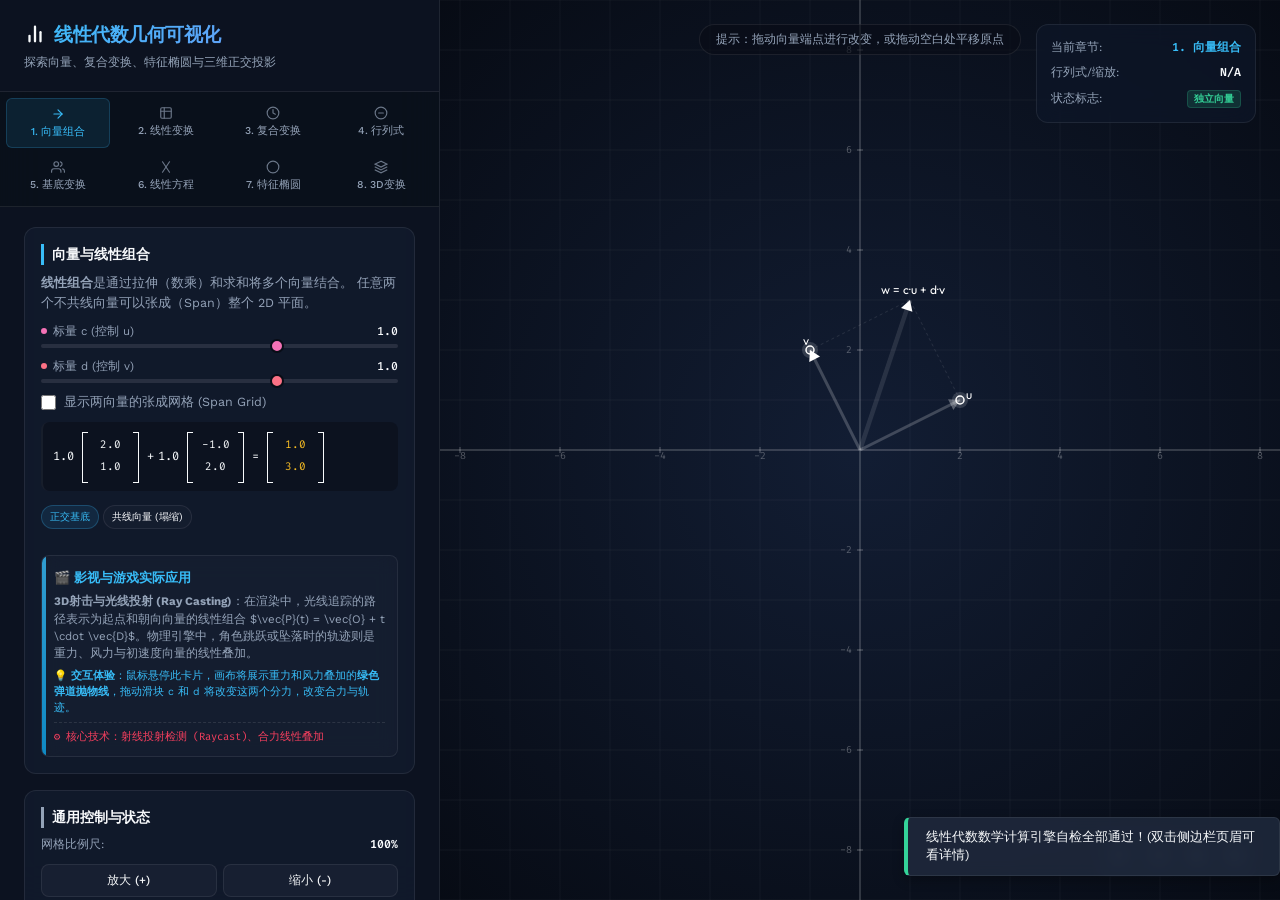
<file: index.html>
<!DOCTYPE html>
<html lang="zh-CN">
<head>
    <meta charset="UTF-8">
    <meta name="viewport" content="width=device-width, initial-scale=1.0">
    <title>线性代数交互式可视化学习工具</title>
    <!-- 引入高质感现代字体 -->
    <link rel="preconnect" href="https://fonts.googleapis.com">
    <link rel="preconnect" href="https://fonts.gstatic.com" crossorigin>
    <link href="https://fonts.googleapis.com/css2?family=Fira+Code:wght@400;500&family=Outfit:wght@400;600;800&family=Work+Sans:wght@400;500&display=swap" rel="stylesheet">
    <style>
        :root {
            /* 颜色系统 - HSL 柔和荧光色调 */
            --bg-main: #090d16;
            --bg-sidebar: rgba(13, 20, 35, 0.85);
            --bg-card: rgba(22, 33, 54, 0.5);
            --border-glow: rgba(56, 189, 248, 0.2);
            --border-light: rgba(255, 255, 255, 0.08);
            
            --text-primary: #f8fafc;
            --text-secondary: #94a3b8;
            --text-muted: #64748b;
            
            /* 向量与几何体主题色 */
            --color-i: #38bdf8; /* 天蓝 */
            --color-j: #34d399; /* 翠绿 */
            --color-k: #a855f7; /* 薰衣草紫 (3D中为Z轴) */
            --color-u: #f472b6; /* 玫瑰粉 */
            --color-v: #fb7185; /* 珊瑚红 */
            --color-w: #fbbf24; /* 琥珀黄 */
            --color-eigen: #f43f5e; /* 玫瑰红 */
            --color-basis: #c084fc; /* 浅紫 */
            --color-area-pos: rgba(56, 189, 248, 0.25);
            --color-area-neg: rgba(244, 63, 94, 0.25);
            
            --font-display: 'Outfit', sans-serif;
            --font-body: 'Work Sans', sans-serif;
            --font-mono: 'Fira Code', monospace;
            
            --transition-smooth: all 0.3s cubic-bezier(0.4, 0, 0.2, 1);
        }

        /* 基础样式重置与排版 */
        * {
            box-sizing: border-box;
            margin: 0;
            padding: 0;
            user-select: none;
        }

        body {
            background-color: var(--bg-main);
            color: var(--text-primary);
            font-family: var(--font-body);
            height: 100vh;
            overflow: hidden;
            display: flex;
            line-height: 1.5;
        }

        input, button, select {
            font-family: inherit;
            color: inherit;
        }

        /* 页面布局 */
        .app-container {
            display: flex;
            width: 100vw;
            height: 100vh;
            position: relative;
        }

        /* 侧边栏样式 - 磨砂玻璃质感 */
        .sidebar {
            width: 440px;
            height: 100%;
            background: var(--bg-sidebar);
            backdrop-filter: blur(20px);
            -webkit-backdrop-filter: blur(20px);
            border-right: 1px solid var(--border-light);
            display: flex;
            flex-direction: column;
            z-index: 10;
            overflow-y: auto;
            scrollbar-width: thin;
            scrollbar-color: var(--border-light) transparent;
        }

        .sidebar-header {
            padding: 20px 24px;
            border-bottom: 1px solid var(--border-light);
        }

        .sidebar-header h1 {
            font-family: var(--font-display);
            font-size: 19px;
            font-weight: 800;
            letter-spacing: -0.5px;
            background: linear-gradient(135deg, #38bdf8, #818cf8);
            -webkit-background-clip: text;
            -webkit-text-fill-color: transparent;
            display: flex;
            align-items: center;
            gap: 8px;
        }

        .sidebar-header p {
            font-size: 12px;
            color: var(--text-secondary);
            margin-top: 4px;
        }

        /* 导航标签页 - 2行4列格栅 */
        .tabs {
            display: grid;
            grid-template-columns: repeat(4, 1fr);
            border-bottom: 1px solid var(--border-light);
            background: rgba(9, 13, 22, 0.4);
            padding: 6px;
            gap: 4px;
        }

        .tab-btn {
            background: none;
            border: none;
            padding: 8px 2px;
            font-size: 10.5px;
            font-weight: 500;
            color: var(--text-secondary);
            cursor: pointer;
            border-radius: 6px;
            transition: var(--transition-smooth);
            display: flex;
            flex-direction: column;
            align-items: center;
            gap: 4px;
            text-align: center;
        }

        .tab-btn svg {
            width: 14px;
            height: 14px;
            opacity: 0.7;
            transition: var(--transition-smooth);
        }

        .tab-btn:hover {
            color: var(--text-primary);
            background: rgba(255, 255, 255, 0.03);
        }

        .tab-btn.active {
            color: var(--color-i);
            background: rgba(56, 189, 248, 0.1);
            border: 1px solid rgba(56, 189, 248, 0.2);
        }

        .tab-btn.active svg {
            opacity: 1;
            stroke: var(--color-i);
        }

        /* 内容区域 */
        .sidebar-content {
            padding: 20px 24px;
            flex: 1;
            display: flex;
            flex-direction: column;
            gap: 16px;
        }

        /* 卡片面板 */
        .panel {
            background: var(--bg-card);
            border: 1px solid var(--border-light);
            border-radius: 12px;
            padding: 16px;
            transition: var(--transition-smooth);
        }

        .panel:hover {
            border-color: rgba(255, 255, 255, 0.12);
            box-shadow: 0 4px 20px rgba(0, 0, 0, 0.25);
        }

        .panel-title {
            font-family: var(--font-display);
            font-size: 14px;
            font-weight: 600;
            color: var(--text-primary);
            margin-bottom: 8px;
            display: flex;
            align-items: center;
            gap: 8px;
            border-left: 3px solid var(--color-i);
            padding-left: 8px;
        }

        .theory-text {
            font-size: 12.5px;
            color: var(--text-secondary);
            line-height: 1.6;
            margin-bottom: 10px;
        }

        /* 数学表示面板 */
        .math-display {
            background: rgba(0, 0, 0, 0.25);
            border-radius: 8px;
            padding: 10px;
            font-family: var(--font-mono);
            font-size: 12px;
            display: flex;
            flex-direction: column;
            gap: 6px;
            border-left: 2px solid rgba(255, 255, 255, 0.05);
            overflow-x: auto;
        }

        .math-line {
            display: flex;
            align-items: center;
            flex-wrap: wrap;
            gap: 4px;
        }

        /* 矩阵的CSS渲染 */
        .css-matrix {
            display: inline-flex;
            align-items: center;
            margin: 0 4px;
            position: relative;
        }

        .css-matrix::before, .css-matrix::after {
            content: '';
            width: 5px;
            height: 100%;
            border: 1.5px solid var(--text-primary);
            position: absolute;
            top: 0;
        }

        .css-matrix::before {
            left: 0;
            border-right: none;
        }

        .css-matrix::after {
            right: 0;
            border-left: none;
        }

        .matrix-content {
            padding: 4px 6px;
            display: grid;
            gap: 4px;
            text-align: center;
        }

        .matrix-3x3 {
            grid-template-columns: repeat(3, 40px);
        }

        .matrix-2x2 {
            grid-template-columns: repeat(2, 45px);
        }

        .matrix-2x1 {
            grid-template-columns: 45px;
        }

        .matrix-3x1 {
            grid-template-columns: 40px;
        }

        .matrix-cell {
            padding: 1px;
            font-size: 11px;
            min-width: 28px;
        }

        /* 控制组件与输入 */
        .control-group {
            display: flex;
            flex-direction: column;
            gap: 10px;
        }

        .slider-wrapper {
            display: flex;
            flex-direction: column;
            gap: 4px;
        }

        .slider-header {
            display: flex;
            justify-content: space-between;
            font-size: 11.5px;
        }

        .slider-label {
            color: var(--text-secondary);
            display: flex;
            align-items: center;
            gap: 6px;
        }

        .slider-label-dot {
            width: 6px;
            height: 6px;
            border-radius: 50%;
        }

        .slider-val {
            font-family: var(--font-mono);
            font-weight: 500;
        }

        /* 自定义滑块 */
        input[type="range"] {
            -webkit-appearance: none;
            width: 100%;
            height: 4px;
            border-radius: 2px;
            background: rgba(255, 255, 255, 0.1);
            outline: none;
        }

        input[type="range"]::-webkit-slider-thumb {
            -webkit-appearance: none;
            width: 14px;
            height: 14px;
            border-radius: 50%;
            background: var(--text-primary);
            cursor: pointer;
            transition: var(--transition-smooth);
            border: 2px solid var(--bg-main);
        }

        input[type="range"]::-webkit-slider-thumb:hover {
            transform: scale(1.2);
            box-shadow: 0 0 8px rgba(56, 189, 248, 0.4);
        }

        .slider-u::-webkit-slider-thumb { background: var(--color-u) !important; }
        .slider-v::-webkit-slider-thumb { background: var(--color-v) !important; }
        .slider-w::-webkit-slider-thumb { background: var(--color-w) !important; }

        /* 矩阵输入表单 */
        .matrix-input-grid {
            display: grid;
            grid-template-columns: repeat(2, 1fr);
            gap: 10px;
            margin-bottom: 4px;
        }

        .matrix-input-cell {
            display: flex;
            flex-direction: column;
            gap: 4px;
        }

        .matrix-input-cell label {
            font-size: 10px;
            color: var(--text-secondary);
            font-family: var(--font-mono);
        }

        .matrix-input-cell input {
            background: rgba(0, 0, 0, 0.3);
            border: 1px solid var(--border-light);
            border-radius: 6px;
            padding: 6px;
            font-size: 12px;
            font-family: var(--font-mono);
            text-align: center;
            outline: none;
            transition: var(--transition-smooth);
        }

        .matrix-input-cell input:focus {
            border-color: var(--color-i);
        }

        /* 3D 矩阵输入格 */
        .matrix3d-input-grid {
            display: grid;
            grid-template-columns: repeat(3, 1fr);
            gap: 6px;
        }

        /* 按钮 */
        .btn-grid {
            display: grid;
            grid-template-columns: repeat(2, 1fr);
            gap: 6px;
        }

        .btn {
            background: rgba(255, 255, 255, 0.03);
            border: 1px solid var(--border-light);
            border-radius: 8px;
            padding: 8px 12px;
            font-size: 11.5px;
            font-weight: 500;
            cursor: pointer;
            transition: var(--transition-smooth);
            display: flex;
            align-items: center;
            justify-content: center;
            gap: 6px;
        }

        .btn:hover {
            background: rgba(255, 255, 255, 0.06);
            border-color: rgba(255, 255, 255, 0.15);
            transform: translateY(-0.5px);
        }

        .btn-primary {
            background: var(--color-i);
            color: var(--bg-main);
            border: none;
            font-weight: 600;
        }

        .btn-primary:hover {
            background: #7dd3fc;
            box-shadow: 0 0 10px rgba(56, 189, 248, 0.25);
            color: var(--bg-main);
        }

        .btn-secondary {
            border-color: rgba(56, 189, 248, 0.2);
            color: var(--color-i);
        }

        /* 预设列表标签 */
        .preset-list {
            display: flex;
            flex-wrap: wrap;
            gap: 4px;
            margin-top: 4px;
        }

        .preset-chip {
            background: rgba(255, 255, 255, 0.02);
            border: 1px solid var(--border-light);
            padding: 4px 8px;
            font-size: 10px;
            border-radius: 12px;
            cursor: pointer;
            transition: var(--transition-smooth);
        }

        .preset-chip:hover {
            background: rgba(255, 255, 255, 0.06);
        }

        .preset-chip.active {
            background: rgba(56, 189, 248, 0.1);
            border-color: rgba(56, 189, 248, 0.25);
            color: var(--color-i);
        }

        /* 主画布视口 */
        .canvas-container {
            flex: 1;
            height: 100%;
            position: relative;
            background: radial-gradient(circle at center, #0e1626 0%, #03060d 100%);
            display: flex;
            justify-content: center;
            align-items: center;
        }

        canvas {
            display: block;
            width: 100%;
            height: 100%;
        }

        /* 动画双阶段进度条 */
        .composite-progress {
            width: 100%;
            height: 4px;
            background: rgba(255,255,255,0.05);
            border-radius: 2px;
            overflow: hidden;
            margin-top: 6px;
            display: none;
        }
        .composite-progress-bar {
            height: 100%;
            width: 0%;
            background: var(--color-w);
            transition: width 0.05s linear;
        }

        /* 悬浮面板 */
        .viewport-controls {
            position: absolute;
            bottom: 24px;
            right: 24px;
            display: flex;
            gap: 6px;
            background: rgba(15, 23, 42, 0.65);
            backdrop-filter: blur(12px);
            -webkit-backdrop-filter: blur(12px);
            padding: 4px;
            border-radius: 8px;
            border: 1px solid var(--border-light);
            z-index: 5;
        }

        .viewport-btn {
            background: none;
            border: none;
            width: 32px;
            height: 32px;
            border-radius: 6px;
            display: flex;
            align-items: center;
            justify-content: center;
            cursor: pointer;
            transition: var(--transition-smooth);
            color: var(--text-secondary);
        }

        .viewport-btn:hover {
            background: rgba(255, 255, 255, 0.08);
            color: var(--text-primary);
        }

        .status-overlay {
            position: absolute;
            top: 24px;
            right: 24px;
            background: rgba(15, 23, 42, 0.65);
            backdrop-filter: blur(12px);
            -webkit-backdrop-filter: blur(12px);
            border: 1px solid var(--border-light);
            border-radius: 12px;
            padding: 14px;
            min-width: 220px;
            display: flex;
            flex-direction: column;
            gap: 8px;
            pointer-events: none;
            z-index: 5;
        }

        .status-item {
            display: flex;
            justify-content: space-between;
            align-items: center;
            font-size: 11.5px;
        }

        .status-title {
            color: var(--text-secondary);
        }

        .status-value {
            font-family: var(--font-mono);
            font-weight: 600;
        }

        .status-badge {
            padding: 1px 6px;
            border-radius: 4px;
            font-size: 9.5px;
            font-weight: 600;
        }

        .badge-positive {
            background: rgba(52, 211, 153, 0.15);
            color: var(--color-j);
            border: 1px solid rgba(52, 211, 153, 0.2);
        }

        .badge-negative {
            background: rgba(244, 63, 94, 0.15);
            color: var(--color-eigen);
            border: 1px solid rgba(244, 63, 94, 0.2);
        }

        .badge-warning {
            background: rgba(251, 191, 36, 0.15);
            color: var(--color-w);
            border: 1px solid rgba(251, 191, 36, 0.2);
        }

        /* 提示框 */
        .toast-container {
            position: absolute;
            bottom: 24px;
            left: 464px;
            z-index: 100;
            display: flex;
            flex-direction: column;
            gap: 8px;
            pointer-events: none;
        }

        .toast {
            background: rgba(30, 41, 59, 0.9);
            backdrop-filter: blur(8px);
            border-left: 4px solid var(--color-i);
            border-top: 1px solid var(--border-light);
            border-bottom: 1px solid var(--border-light);
            border-right: 1px solid var(--border-light);
            padding: 10px 18px;
            border-radius: 6px;
            font-size: 12.5px;
            color: var(--text-primary);
            box-shadow: 0 4px 12px rgba(0, 0, 0, 0.3);
            display: flex;
            align-items: center;
            gap: 10px;
            pointer-events: auto;
            transform: translateY(20px);
            opacity: 0;
            transition: all 0.4s cubic-bezier(0.175, 0.885, 0.32, 1.275);
        }

        .toast.show {
            transform: translateY(0);
            opacity: 1;
        }

        /* 回归自测 modal */
        .test-report-modal {
            position: fixed;
            top: 50%;
            left: 50%;
            transform: translate(-50%, -50%);
            background: rgba(15, 23, 42, 0.95);
            border: 1px solid var(--border-glow);
            box-shadow: 0 0 30px rgba(56, 189, 248, 0.25);
            border-radius: 16px;
            width: 480px;
            padding: 24px;
            z-index: 1000;
            backdrop-filter: blur(20px);
            display: none;
        }

        .test-report-header {
            display: flex;
            justify-content: space-between;
            align-items: center;
            margin-bottom: 16px;
        }

        .test-report-header h3 {
            font-family: var(--font-display);
            font-size: 16px;
            font-weight: 600;
        }

        .test-report-body {
            max-height: 300px;
            overflow-y: auto;
            font-family: var(--font-mono);
            font-size: 12px;
            background: rgba(0, 0, 0, 0.2);
            padding: 12px;
            border-radius: 8px;
            display: flex;
            flex-direction: column;
            gap: 6px;
        }

        .test-line {
            display: flex;
            justify-content: space-between;
        }

        .test-pass { color: var(--color-j); }
        .test-fail { color: var(--color-eigen); }

        .modal-overlay {
            position: fixed;
            top: 0;
            left: 0;
            width: 100vw;
            height: 100vh;
            background: rgba(0, 0, 0, 0.6);
            z-index: 999;
            backdrop-filter: blur(4px);
            display: none;
        }

        .drag-tip {
            position: absolute;
            top: 24px;
            left: 50%;
            transform: translateX(-50%);
            background: rgba(9, 13, 22, 0.6);
            padding: 6px 16px;
            border-radius: 20px;
            font-size: 11.5px;
            color: var(--text-secondary);
            border: 1px solid var(--border-light);
            pointer-events: none;
            animation: pulse 2s infinite ease-in-out;
            z-index: 4;
            text-align: center;
        }

        @keyframes pulse {
            0%, 100% { opacity: 0.7; }
            50% { opacity: 1; }
        }

        /* 响应式排版 */
        @media (max-width: 960px) {
            body {
                flex-direction: column-reverse;
                overflow: auto;
            }
            .app-container {
                flex-direction: column-reverse;
                height: auto;
            }
            .sidebar {
                width: 100%;
                height: auto;
                border-right: none;
                border-top: 1px solid var(--border-light);
            }
            .canvas-container {
                height: 500px;
                width: 100%;
            }
            .toast-container {
                left: 20px;
            }
        }

        /* 实际应用卡片 */
        .app-case-card {
            margin-top: 16px;
            padding: 12px;
            background: rgba(30, 41, 59, 0.3);
            backdrop-filter: blur(10px);
            border: 1px solid rgba(255, 255, 255, 0.08);
            border-radius: 8px;
            transition: all 0.3s cubic-bezier(0.25, 0.8, 0.25, 1);
            cursor: pointer;
            position: relative;
            overflow: hidden;
        }

        .app-case-card:hover {
            background: rgba(30, 41, 59, 0.6);
            border-color: rgba(56, 189, 248, 0.4);
            transform: translateY(-2px);
            box-shadow: 0 8px 20px rgba(0, 0, 0, 0.3), 0 0 12px rgba(56, 189, 248, 0.2);
        }

        .app-case-card::before {
            content: '';
            position: absolute;
            top: 0;
            left: 0;
            width: 4px;
            height: 100%;
            background: linear-gradient(to bottom, #38bdf8, #0ea5e9);
            opacity: 0.8;
        }

        .app-case-card-title {
            display: flex;
            align-items: center;
            gap: 6px;
            font-size: 13px;
            font-weight: bold;
            color: #38bdf8;
            margin-bottom: 6px;
        }

        .app-case-card-text {
            font-size: 11.5px;
            color: var(--text-secondary);
            line-height: 1.5;
            margin-bottom: 6px;
        }

        .app-case-card-tech {
            font-size: 10.5px;
            color: var(--color-eigen);
            font-family: var(--font-mono);
            border-top: 1px dashed rgba(255, 255, 255, 0.1);
            padding-top: 6px;
            display: flex;
            align-items: center;
            gap: 4px;
        }

        .app-case-highlight {
            color: #f59e0b;
            font-weight: bold;
        }
    </style>
</head>
<body>
    <div class="app-container">
        <!-- 侧边栏结构 -->
        <aside class="sidebar">
            <div class="sidebar-header" id="sidebar-hdr" title="双击页眉打开内置自检报告">
                <h1>
                    <svg viewBox="0 0 24 24" width="22" height="22" stroke="currentColor" stroke-width="2.5" fill="none" stroke-linecap="round" stroke-linejoin="round">
                        <line x1="18" y1="20" x2="18" y2="10"></line>
                        <line x1="12" y1="20" x2="12" y2="4"></line>
                        <line x1="6" y1="20" x2="6" y2="14"></line>
                    </svg>
                    线性代数几何可视化
                </h1>
                <p>探索向量、复合变换、特征椭圆与三维正交投影</p>
            </div>

            <!-- Tab 导航 - 2排4列 -->
            <nav class="tabs">
                <button class="tab-btn active" data-tab="1">
                    <svg viewBox="0 0 24 24" width="14" height="14" stroke="currentColor" stroke-width="2" fill="none" stroke-linecap="round"><line x1="5" y1="12" x2="19" y2="12"></line><polyline points="12 5 19 12 12 19"></polyline></svg>
                    1. 向量组合
                </button>
                <button class="tab-btn" data-tab="2">
                    <svg viewBox="0 0 24 24" width="14" height="14" stroke="currentColor" stroke-width="2" fill="none" stroke-linecap="round"><rect x="3" y="3" width="18" height="18" rx="2"></rect><line x1="9" y1="3" x2="9" y2="21"></line><line x1="3" y1="9" x2="21" y2="9"></line></svg>
                    2. 线性变换
                </button>
                <button class="tab-btn" data-tab="3">
                    <svg viewBox="0 0 24 24" width="14" height="14" stroke="currentColor" stroke-width="2" fill="none" stroke-linecap="round"><circle cx="12" cy="12" r="10"></circle><polyline points="12 6 12 12 16 14"></polyline></svg>
                    3. 复合变换
                </button>
                <button class="tab-btn" data-tab="4">
                    <svg viewBox="0 0 24 24" width="14" height="14" stroke="currentColor" stroke-width="2" fill="none" stroke-linecap="round"><circle cx="12" cy="12" r="10"></circle><line x1="8" y1="12" x2="16" y2="12"></line></svg>
                    4. 行列式
                </button>
                <button class="tab-btn" data-tab="5">
                    <svg viewBox="0 0 24 24" width="14" height="14" stroke="currentColor" stroke-width="2" fill="none" stroke-linecap="round"><path d="M17 21v-2a4 4 0 0 0-4-4H5a4 4 0 0 0-4 4v2"></path><circle cx="9" cy="7" r="4"></circle><path d="M23 21v-2a4 4 0 0 0-3-3.87"></path><path d="M16 3.13a4 4 0 0 1 0 7.75"></path></svg>
                    5. 基底变换
                </button>
                <button class="tab-btn" data-tab="6">
                    <svg viewBox="0 0 24 24" width="14" height="14" stroke="currentColor" stroke-width="2" fill="none" stroke-linecap="round"><line x1="18" y1="3" x2="6" y2="21"></line><line x1="6" y1="3" x2="18" y2="21"></line></svg>
                    6. 线性方程
                </button>
                <button class="tab-btn" data-tab="7">
                    <svg viewBox="0 0 24 24" width="14" height="14" stroke="currentColor" stroke-width="2" fill="none" stroke-linecap="round"><path d="M12 22c5.523 0 10-4.477 10-10S17.523 2 12 2 2 6.477 2 12s4.477 10 10 10z"></path></svg>
                    7. 特征椭圆
                </button>
                <button class="tab-btn" data-tab="8">
                    <svg viewBox="0 0 24 24" width="14" height="14" stroke="currentColor" stroke-width="2" fill="none" stroke-linecap="round"><polygon points="12 2 2 7 12 12 22 7 12 2"></polygon><polyline points="2 17 12 22 22 17"></polyline><polyline points="2 12 12 17 22 12"></polyline></svg>
                    8. 3D变换
                </button>
            </nav>

            <!-- 动态面板内容 -->
            <div class="sidebar-content">
                <!-- 章节 1：向量组合 -->
                <div class="panel chapter-panel" id="panel-chapter-1">
                    <div class="panel-title">向量与线性组合</div>
                    <p class="theory-text">
                        <b>线性组合</b>是通过拉伸（数乘）和求和将多个向量结合。
                        任意两个不共线向量可以张成（Span）整个 2D 平面。
                    </p>
                    <div class="control-group">
                        <div class="slider-wrapper">
                            <div class="slider-header">
                                <span class="slider-label"><span class="slider-label-dot" style="background: var(--color-u);"></span>标量 c (控制 u)</span>
                                <span class="slider-val" id="val-c">1.0</span>
                            </div>
                            <input type="range" class="slider-u" id="slider-c" min="-3" max="3" step="0.1" value="1.0">
                        </div>
                        <div class="slider-wrapper">
                            <div class="slider-header">
                                <span class="slider-label"><span class="slider-label-dot" style="background: var(--color-v);"></span>标量 d (控制 v)</span>
                                <span class="slider-val" id="val-d">1.0</span>
                            </div>
                            <input type="range" class="slider-v" id="slider-d" min="-3" max="3" step="0.1" value="1.0">
                        </div>
                        <div>
                            <label style="display: flex; align-items: center; gap: 8px; font-size: 12.5px; cursor: pointer; color: var(--text-secondary);">
                                <input type="checkbox" id="chk-show-span" style="width: 15px; height: 15px; cursor: pointer;">
                                显示两向量的张成网格 (Span Grid)
                            </label>
                        </div>
                        <div class="math-display">
                            <div class="math-line">
                                <span id="formula-scalar-c">1.0</span>
                                <div class="css-matrix"><div class="matrix-content matrix-2x1"><div class="matrix-cell" id="formula-u-x">2.0</div><div class="matrix-cell" id="formula-u-y">1.0</div></div></div>
                                <span>+</span>
                                <span id="formula-scalar-d">1.0</span>
                                <div class="css-matrix"><div class="matrix-content matrix-2x1"><div class="matrix-cell" id="formula-v-x">-1.0</div><div class="matrix-cell" id="formula-v-y">2.0</div></div></div>
                                <span>=</span>
                                <div class="css-matrix" style="color: var(--color-w);"><div class="matrix-content matrix-2x1"><div class="matrix-cell" id="formula-w-x">1.0</div><div class="matrix-cell" id="formula-w-y">3.0</div></div></div>
                            </div>
                        </div>
                        <div class="preset-list">
                            <button class="preset-chip active" data-preset-c1="ortho">正交基底</button>
                            <button class="preset-chip" data-preset-c1="colinear">共线向量 (塌缩)</button>
                        </div>
                        <div class="app-case-card" data-case-chapter="1">
                            <div class="app-case-card-title">
                                🎬 影视与游戏实际应用
                            </div>
                            <div class="app-case-card-text">
                                <b>3D射击与光线投射 (Ray Casting)</b>：在渲染中，光线追踪的路径表示为起点和朝向向量的线性组合 $\vec{P}(t) = \vec{O} + t \cdot \vec{D}$。物理引擎中，角色跳跃或坠落时的轨迹则是重力、风力与初速度向量的线性叠加。
                            </div>
                            <div class="app-case-card-text" style="font-size: 10.5px; color: #38bdf8;">
                                💡 <b>交互体验</b>：鼠标悬停此卡片，画布将展示重力和风力叠加的<b>绿色弹道抛物线</b>，拖动滑块 c 和 d 将改变这两个分力，改变合力与轨迹。
                            </div>
                            <div class="app-case-card-tech">
                                ⚙️ 核心技术：射线投射检测 (Raycast)、合力线性叠加
                            </div>
                        </div>
                    </div>
                </div>

                <!-- 章节 2：矩阵变换 -->
                <div class="panel chapter-panel" id="panel-chapter-2" style="display: none;">
                    <div class="panel-title">矩阵与单线性变换</div>
                    <p class="theory-text">
                        矩阵可以被视作一种空间映射。通过将标准基向量 $\hat{i}$ 映射为第一列 $i'$，将 $\hat{j}$ 映射为第二列 $j'$，即可完全确定整个网格的形变。
                    </p>
                    <div class="control-group">
                        <div class="matrix-input-grid">
                            <div class="matrix-input-cell"><label>i'x (a)</label><input type="number" id="mat-a" step="0.1" value="1.0"></div>
                            <div class="matrix-input-cell"><label>j'x (b)</label><input type="number" id="mat-b" step="0.1" value="1.0"></div>
                            <div class="matrix-input-cell"><label>i'y (c)</label><input type="number" id="mat-c" step="0.1" value="0.0"></div>
                            <div class="matrix-input-cell"><label>j'y (d)</label><input type="number" id="mat-d" step="0.1" value="1.0"></div>
                        </div>
                        <div class="btn-grid">
                            <button class="btn btn-primary" id="btn-animate">播放变换动画</button>
                            <button class="btn btn-secondary" id="btn-reset-transform">还原网格</button>
                        </div>
                        <div class="math-display">
                            <div class="math-line">
                                <span>矩阵 A = </span>
                                <div class="css-matrix">
                                    <div class="matrix-content matrix-2x2">
                                        <div class="matrix-cell" id="form-mat-a">1.0</div>
                                        <div class="matrix-cell" id="form-mat-b">1.0</div>
                                        <div class="matrix-cell" id="form-mat-c">0.0</div>
                                        <div class="matrix-cell" id="form-mat-d">1.0</div>
                                    </div>
                                </div>
                            </div>
                        </div>
                        <div class="preset-list">
                            <button class="preset-chip active" data-preset-c2="identity">恒等映射</button>
                            <button class="preset-chip" data-preset-c2="shear">剪切变换 (Shear)</button>
                            <button class="preset-chip" data-preset-c2="rotation">旋转 45°</button>
                            <button class="preset-chip" data-preset-c2="projection">垂直投影</button>
                        </div>
                        <div class="app-case-card" data-case-chapter="2">
                            <div class="app-case-card-title">
                                🎮 影视与游戏实际应用
                            </div>
                            <div class="app-case-card-text">
                                <b>三维模型顶点着色器 (Vertex Shader)</b>：GPU 在渲染角色的每一帧时，会用变换矩阵与模型的数万个顶点向量相乘，实现角色战机在游戏场景中的实时缩放、剪切与旋转。
                            </div>
                            <div class="app-case-card-text" style="font-size: 10.5px; color: #38bdf8;">
                                💡 <b>交互体验</b>：鼠标悬停此卡片，画布中心将渲染一艘<b>游戏矢量战机 Sprite</b>，它会跟随网格矩阵一同变形、缩放或剪切。
                            </div>
                            <div class="app-case-card-tech">
                                ⚙️ 核心技术：顶点着色器世界变换 (World Matrix)
                            </div>
                        </div>
                    </div>
                </div>

                <!-- 章节 3：复合变换 -->
                <div class="panel chapter-panel" id="panel-chapter-3" style="display: none;">
                    <div class="panel-title">复合变换与矩阵乘法</div>
                    <p class="theory-text">
                        两个变换的复合（先应用 $B$，再应用 $A$）由<b>矩阵乘法 $AB$</b> 表示。因为作用顺序是从右向左，所以先 $B$ 后 $A$ 写作 $AB$。
                    </p>
                    <div class="control-group">
                        <div style="font-size:11px; color:var(--text-secondary); margin-bottom: 2px;">矩阵 A (第二步变换):</div>
                        <div class="matrix-input-grid">
                            <div class="matrix-input-cell"><input type="number" id="cmat-a" step="0.1" value="1.0"></div>
                            <div class="matrix-input-cell"><input type="number" id="cmat-b" step="0.1" value="1.0"></div>
                            <div class="matrix-input-cell"><input type="number" id="cmat-c" step="0.1" value="0.0"></div>
                            <div class="matrix-input-cell"><input type="number" id="cmat-d" step="0.1" value="1.0"></div>
                        </div>
                        <div style="font-size:11px; color:var(--text-secondary); margin-bottom: 2px;">矩阵 B (第一步变换):</div>
                        <div class="matrix-input-grid">
                            <div class="matrix-input-cell"><input type="number" id="cmat-e" step="0.1" value="0.7"></div>
                            <div class="matrix-input-cell"><input type="number" id="cmat-f" step="0.1" value="-0.7"></div>
                            <div class="matrix-input-cell"><input type="number" id="cmat-g" step="0.1" value="0.7"></div>
                            <div class="matrix-input-cell"><input type="number" id="cmat-h" step="0.1" value="0.7"></div>
                        </div>
                        <div class="btn-grid">
                            <button class="btn btn-primary" id="btn-composite-animate">播放复合变换</button>
                            <button class="btn btn-secondary" id="btn-composite-reset">还原网格</button>
                        </div>
                        <div class="composite-progress" id="comp-progress-container">
                            <div class="composite-progress-bar" id="comp-progress-bar"></div>
                        </div>
                        <div class="math-display">
                            <div class="math-line" style="font-size:11.5px;">
                                <span>乘积 AB = </span>
                                <div class="css-matrix"><div class="matrix-content matrix-2x2" id="comp-mat-a-box"><!-- dynamic --></div></div>
                                <span>×</span>
                                <div class="css-matrix"><div class="matrix-content matrix-2x2" id="comp-mat-b-box"><!-- dynamic --></div></div>
                                <span>=</span>
                                <div class="css-matrix" style="color: var(--color-w);"><div class="matrix-content matrix-2x2" id="comp-mat-res-box"><!-- dynamic --></div></div>
                            </div>
                        </div>
                        <div class="preset-list">
                            <button class="preset-chip active" data-preset-c3="rot-then-shear">先旋转后剪切 (AB)</button>
                            <button class="preset-chip" data-preset-c3="shear-then-rot">先剪切后旋转 (BA)</button>
                        </div>
                        <div class="app-case-card" data-case-chapter="3">
                            <div class="app-case-card-title">
                                🎬 影视与游戏实际应用
                            </div>
                            <div class="app-case-card-text">
                                <b>角色骨骼层级动画 (Skeletal Hierarchy)</b>：3D 角色的手指、手掌、手臂是父子级骨骼。手指动作基于手掌，手掌基于手臂。变换矩阵自下而上相乘复合。因为矩阵相乘不满足交换律 ($AB \ne BA$)，导致“先旋转后平移”和“先平移后旋转”结果截然不同。
                            </div>
                            <div class="app-case-card-text" style="font-size: 10.5px; color: #38bdf8;">
                                💡 <b>交互体验</b>：鼠标悬停此卡片，画布右下角将渲染一个由“肩-肘-手”组成的多关节<b>机械臂骨骼</b>。播放复合动画时，可直观看到分步矩阵乘法如何带动各层级关节旋转。
                            </div>
                            <div class="app-case-card-tech">
                                ⚙️ 核心技术：前向动力学 (FK) 骨骼变换、非交换律
                            </div>
                        </div>
                    </div>
                </div>

                <!-- 章节 4：行列式 -->
                <div class="panel chapter-panel" id="panel-chapter-4" style="display: none;">
                    <div class="panel-title">行列式与面积缩放</div>
                    <p class="theory-text">
                        行列式 $\det(A)$ 代表线性变换对面积的缩放比例。当 $\det(A) < 0$ 时，空间定向（如基底的相对偏向）发生镜像反转。
                    </p>
                    <div class="control-group">
                        <div class="matrix-input-grid">
                            <div class="matrix-input-cell"><input type="number" id="det-mat-a" step="0.1" value="1.0"></div>
                            <div class="matrix-input-cell"><input type="number" id="det-mat-b" step="0.1" value="1.0"></div>
                            <div class="matrix-input-cell"><input type="number" id="det-mat-c" step="0.1" value="0.0"></div>
                            <div class="matrix-input-cell"><input type="number" id="det-mat-d" step="0.1" value="1.0"></div>
                        </div>
                        <div class="math-display">
                            <div class="math-line"><span>det(A) = ad - bc</span></div>
                            <div class="math-line" style="font-weight: bold; font-size:13px; margin-top:4px;">
                                <span>det(A) = </span>
                                <span id="det-calc-process"></span>
                                <span> = </span>
                                <span id="det-calc-result" style="color: var(--color-i);">1.00</span>
                            </div>
                        </div>
                        <div class="preset-list">
                            <button class="preset-chip active" data-preset-c4="area2">放大 2 倍</button>
                            <button class="preset-chip" data-preset-c4="area-neg">空间翻转 (Det &lt; 0)</button>
                            <button class="preset-chip" data-preset-c4="area0">维度崩塌 (Det = 0)</button>
                        </div>
                        <div class="app-case-card" data-case-chapter="4">
                            <div class="app-case-card-title">
                                🎮 影视与游戏实际应用
                            </div>
                            <div class="app-case-card-text">
                                <b>背面消隐 (Backface Culling)</b>：为了节省显卡算力，渲染引擎会计算每个多边形的行列式以确定其法线朝向。如果三角形在屏幕投影下的行列式 $\det(A) < 0$（表明其面向屏幕后方），GPU 会直接丢弃该面片不予渲染。
                            </div>
                            <div class="app-case-card-text" style="font-size: 10.5px; color: #38bdf8;">
                                💡 <b>交互体验</b>：鼠标悬停此卡片，画布上会高亮显示一个<b>三角形面片及法线</b>。通过拖动网格使行列式变为负数（镜像翻转）时，法线会倒转，面片从绿色（可见）变为红色并触发消隐警报。
                            </div>
                            <div class="app-case-card-tech">
                                ⚙️ 核心技术：渲染三角形法线定向、右手螺旋法则
                            </div>
                        </div>
                    </div>
                </div>

                <!-- 章节 5：基底变换 -->
                <div class="panel chapter-panel" id="panel-chapter-5" style="display: none;">
                    <div class="panel-title">基底变换与过渡矩阵</div>
                    <p class="theory-text">
                        我们可以用一组非标准基底 $\vec{v}_1, \vec{v}_2$（斜网格）来描述向量。过渡矩阵 $P = [\vec{v}_1, \vec{v}_2]$ 将新坐标映射为标准坐标：$\vec{x}_{std} = P\vec{x}_{new}$。
                    </p>
                    <div class="control-group">
                        <div style="font-size:11px; color:var(--text-secondary); margin-bottom: 2px;">新基底 v1 & v2 坐标 (可在画布直接拖拽端点):</div>
                        <div class="matrix-input-grid">
                            <div class="matrix-input-cell"><label>v1.x</label><input type="number" id="basis-v1x" step="0.1" value="2.0"></div>
                            <div class="matrix-input-cell"><label>v2.x</label><input type="number" id="basis-v2x" step="0.1" value="0.5"></div>
                            <div class="matrix-input-cell"><label>v1.y</label><input type="number" id="basis-v1y" step="0.1" value="0.5"></div>
                            <div class="matrix-input-cell"><label>v2.y</label><input type="number" id="basis-v2y" step="0.1" value="1.5"></div>
                        </div>
                        <div class="math-display">
                            <div class="math-line">
                                <span>向量标准坐标 x_std: </span>
                                <div class="css-matrix" style="color: var(--color-w);"><div class="matrix-content matrix-2x1" id="basis-formula-xstd"><!-- dynamic --></div></div>
                            </div>
                            <div class="math-line" style="margin-top: 6px;">
                                <span>新基底坐标 x_new (P⁻¹ x_std):</span>
                            </div>
                            <div class="math-line" style="justify-content: center; font-size:13px; font-weight:bold;">
                                <div class="css-matrix" style="color: var(--color-basis);"><div class="matrix-content matrix-2x1" id="basis-formula-xnew"><!-- dynamic --></div></div>
                            </div>
                        </div>
                        <div class="preset-list">
                            <button class="preset-chip active" data-preset-c5="skew">斜角坐标系</button>
                            <button class="preset-chip" data-preset-c5="ortho">正交伸缩坐标系</button>
                        </div>
                        <div class="app-case-card" data-case-chapter="5">
                            <div class="app-case-card-title">
                                🎬 影视与游戏实际应用
                            </div>
                            <div class="app-case-card-text">
                                <b>3D 摄像机视口变换 (View Matrix)</b>：在渲染中，模型顶点最初位于世界空间下（以世界坐标系为基底）。为了从相机视角渲染，需要使用基底过渡矩阵 $P^{-1}$，将所有物体的世界坐标转换到以摄像机为原点、镜头方向为基向量的摄像机本地空间（新基底）。
                            </div>
                            <div class="app-case-card-text" style="font-size: 10.5px; color: #38bdf8;">
                                💡 <b>交互体验</b>：鼠标悬停此卡片，画布上将渲染一个<b>摄像机视锥</b>，显示摄像机本地视场。此时拖动自定义基底或向量，即可观察其如何映射到摄像机基底下的局部坐标值。
                            </div>
                            <div class="app-case-card-tech">
                                ⚙️ 核心技术：世界坐标到相机空间变换、法线贴图空间转换
                            </div>
                        </div>
                    </div>
                </div>

                <!-- 章节 6：线性方程 -->
                <div class="panel chapter-panel" id="panel-chapter-6" style="display: none;">
                    <div class="panel-title">线性方程组与投影空间</div>
                    <p class="theory-text">
                        求解 $A\vec{x} = \vec{b}$。若矩阵 $A$ 满秩，有唯一解 $\vec{x} = A^{-1}\vec{b}$。若 $\det(A) = 0$，则只有当 $\vec{b}$ 落在列空间时才有无穷多解，否则无解（展示其向列空间的最小二乘投影）。
                    </p>
                    <div class="control-group">
                        <div style="font-size:11px; color:var(--text-secondary); margin-bottom: 2px;">系数矩阵 A:</div>
                        <div class="matrix-input-grid">
                            <div class="matrix-input-cell"><input type="number" id="eq-mat-a" step="0.1" value="1.5"></div>
                            <div class="matrix-input-cell"><input type="number" id="eq-mat-b" step="0.1" value="0.5"></div>
                            <div class="matrix-input-cell"><input type="number" id="eq-mat-c" step="0.1" value="0.5"></div>
                            <div class="matrix-input-cell"><input type="number" id="eq-mat-d" step="0.1" value="1.0"></div>
                        </div>
                        <div class="btn-grid">
                            <button class="btn btn-primary" id="btn-eq-animate">播放映射动画 (x → b)</button>
                            <button class="btn btn-secondary" id="btn-eq-reset">还原</button>
                        </div>
                        <div class="math-display">
                            <div class="math-line" id="eq-solution-display">
                                <!-- dynamic content -->
                            </div>
                        </div>
                        <div class="preset-list">
                            <button class="preset-chip active" data-preset-c6="invertible">满秩可逆 (唯一解)</button>
                            <button class="preset-chip" data-preset-c6="collapse">不可逆 (维度塌缩/最小二乘投影)</button>
                        </div>
                        <div class="app-case-card" data-case-chapter="6">
                            <div class="app-case-card-title">
                                🎮 影视与游戏实际应用
                            </div>
                            <div class="app-case-card-text">
                                <b>物理引擎碰撞约束求解 (Physics Solver)</b>：当游戏中的布料、刚体发生碰撞时，物理引擎会将所有的速度、位置约束组合成庞大的方程组 $A\vec{x} = \vec{b}$ 实时求解出接触冲量。如果发生塌缩（无唯一解），最小二乘投影算法可求出最佳近似解，保证游戏不崩溃。
                            </div>
                            <div class="app-case-card-text" style="font-size: 10.5px; color: #38bdf8;">
                                💡 <b>交互体验</b>：鼠标悬停此卡片并切换至“不可逆”预设，拖动目标向量 $\vec{b}$。画布上将渲染一条绿色的<b>最小二乘弹簧拉力线</b>，拉着无法触及的 $\vec{b}$ 垂直投影至列空间获得最优解 $\vec{x}^*$。
                            </div>
                            <div class="app-case-card-tech">
                                ⚙️ 核心技术：雅可比冲量约束求解、投影近似法
                            </div>
                        </div>
                    </div>
                </div>

                <!-- 章节 7：特征椭圆 -->
                <div class="panel chapter-panel" id="panel-chapter-7" style="display: none;">
                    <div class="panel-title">二次型与特征值椭圆</div>
                    <p class="theory-text">
                        矩阵 $A$ 会把单位圆映射为椭圆（与二次型 $x^T A x = c$ 相关）。椭圆的<b>半长轴与半短轴</b>对应的就是 $A$ 的特征向量方向，轴的拉伸倍数为特征值。
                    </p>
                    <div class="control-group">
                        <div class="matrix-input-grid">
                            <div class="matrix-input-cell"><input type="number" id="ell-mat-a" step="0.1" value="2.0"></div>
                            <div class="matrix-input-cell"><input type="number" id="ell-mat-b" step="0.1" value="0.5"></div>
                            <div class="matrix-input-cell"><input type="number" id="ell-mat-c" step="0.1" value="0.5"></div>
                            <div class="matrix-input-cell"><input type="number" id="ell-mat-d" step="0.1" value="1.0"></div>
                        </div>
                        <div class="math-display">
                            <div class="math-line"><span>椭圆主轴拉伸倍数(特征值):</span></div>
                            <div class="math-line" id="ell-eigen-display" style="flex-direction:column; align-items:flex-start; gap:4px; font-size:11.5px; color: var(--color-eigen);">
                                <!-- dynamic -->
                            </div>
                        </div>
                        <div class="preset-list">
                            <button class="preset-chip active" data-preset-c7="symmetric">对称矩阵 (正交主轴)</button>
                            <button class="preset-chip" data-preset-c7="unsymmetric">非对称矩阵 (非正交)</button>
                        </div>
                        <div class="app-case-card" data-case-chapter="7">
                            <div class="app-case-card-title">
                                🎬 影视与游戏实际应用
                            </div>
                            <div class="app-case-card-text">
                                <b>方向包围盒 (Oriented Bounding Box)</b>：在游戏物理检测中，为了判断复杂形状的角色是否相撞，会将角色顶点拟合出协方差矩阵，求解其特征值与特征向量，从而自动绘制一个最紧密贴合且随角色旋转的 **OBB 碰撞包围盒**。
                            </div>
                            <div class="app-case-card-text" style="font-size: 10.5px; color: #38bdf8;">
                                💡 <b>交互体验</b>：鼠标悬停此卡片，画布中央将生成一簇星点点云。拖动或修改变换矩阵，星群外部会自动包裹一个<b>旋转的方向碰撞包围盒 (OBB Box)</b>，其长短轴会自动对准特征向量方向。
                            </div>
                            <div class="app-case-card-tech">
                                ⚙️ 核心技术：PCA (主成分分析) 包围盒拟合、协方差特征对
                            </div>
                        </div>
                    </div>
                </div>

                <!-- 章节 8：3D 变换 -->
                <div class="panel chapter-panel" id="panel-chapter-8" style="display: none;">
                    <div class="panel-title">3D空间与三阶矩阵变换</div>
                    <p class="theory-text">
                        在三维空间中，线性变换由 $3 \times 3$ 矩阵表示。我们将标准立方体变换为平行六面体。其<b>行列式代表六面体的体积缩放倍数</b>。
                    </p>
                    <div class="control-group">
                        <div style="font-size:11px; color:var(--text-secondary); margin-bottom: 2px;">3x3 变换矩阵 M:</div>
                        <div class="matrix3d-input-grid">
                            <input type="number" id="m3d-11" step="0.1" value="1.2" style="background:rgba(0,0,0,0.3); border:1px solid var(--border-light); padding:5px; border-radius:4px; text-align:center; font-family:var(--font-mono); font-size:11px;">
                            <input type="number" id="m3d-12" step="0.1" value="0.2" style="background:rgba(0,0,0,0.3); border:1px solid var(--border-light); padding:5px; border-radius:4px; text-align:center; font-family:var(--font-mono); font-size:11px;">
                            <input type="number" id="m3d-13" step="0.1" value="0.0" style="background:rgba(0,0,0,0.3); border:1px solid var(--border-light); padding:5px; border-radius:4px; text-align:center; font-family:var(--font-mono); font-size:11px;">
                            
                            <input type="number" id="m3d-21" step="0.1" value="0.2" style="background:rgba(0,0,0,0.3); border:1px solid var(--border-light); padding:5px; border-radius:4px; text-align:center; font-family:var(--font-mono); font-size:11px;">
                            <input type="number" id="m3d-22" step="0.1" value="1.0" style="background:rgba(0,0,0,0.3); border:1px solid var(--border-light); padding:5px; border-radius:4px; text-align:center; font-family:var(--font-mono); font-size:11px;">
                            <input type="number" id="m3d-23" step="0.1" value="0.5" style="background:rgba(0,0,0,0.3); border:1px solid var(--border-light); padding:5px; border-radius:4px; text-align:center; font-family:var(--font-mono); font-size:11px;">
                            
                            <input type="number" id="m3d-31" step="0.1" value="0.0" style="background:rgba(0,0,0,0.3); border:1px solid var(--border-light); padding:5px; border-radius:4px; text-align:center; font-family:var(--font-mono); font-size:11px;">
                            <input type="number" id="m3d-32" step="0.1" value="0.0" style="background:rgba(0,0,0,0.3); border:1px solid var(--border-light); padding:5px; border-radius:4px; text-align:center; font-family:var(--font-mono); font-size:11px;">
                            <input type="number" id="m3d-33" step="0.1" value="0.8" style="background:rgba(0,0,0,0.3); border:1px solid var(--border-light); padding:5px; border-radius:4px; text-align:center; font-family:var(--font-mono); font-size:11px;">
                        </div>
                        <div class="btn-grid">
                            <button class="btn btn-primary" id="btn-3d-animate">播放 3D 变换</button>
                            <button class="btn btn-secondary" id="btn-3d-reset">还原</button>
                        </div>
                        <div class="math-display">
                            <div class="math-line" style="font-size:11px;">
                                <span>3D 行列式 det(M) = </span>
                                <span id="m3d-det-val" style="color:var(--color-i); font-weight:bold;">0.96</span>
                            </div>
                        </div>
                        <div class="preset-list">
                            <button class="preset-chip active" data-preset-c8="shear3d">3D 切变 (Shear)</button>
                            <button class="preset-chip" data-preset-c8="rot3d">3D 绕 Z 轴旋转</button>
                            <button class="preset-chip" data-preset-c8="proj3d">3D 投影到 XY 面 (det=0)</button>
                        </div>
                        <div class="app-case-card" data-case-chapter="8">
                            <div class="app-case-card-title">
                                🎮 影视与游戏实际应用
                            </div>
                            <div class="app-case-card-text">
                                <b>3D 光栅化渲染与画家算法 (Painter's Algorithm)</b>：在 3D 渲染管线中，渲染半透明物体（如水面、火焰粒子）时，显卡必须计算每个面片与摄像机的距离（平均深度 $Z$ 值）并从后向前进行排序绘制，以防止出现透明面片遮挡顺序穿帮的现象。
                            </div>
                            <div class="app-case-card-text" style="font-size: 10.5px; color: #38bdf8;">
                                💡 <b>交互体验</b>：鼠标悬停此卡片，三维平行六面体上将引出通往摄像机的视线，并实时标注出 6 个面当前的<b>画家排序深度 Z 值</b>。在画布上按住左键旋转 3D 视角，可见深度值与绘制顺序实时变化。
                            </div>
                            <div class="app-case-card-tech">
                                ⚙️ 核心技术：三维深度投影计算、面深度拓扑排序
                            </div>
                        </div>
                    </div>
                </div>

                <!-- 通用控制 -->
                <div class="panel">
                    <div class="panel-title" style="border-color: var(--text-secondary);">通用控制与状态</div>
                    <div class="control-group">
                        <div class="status-item">
                            <span class="status-title">网格比例尺:</span>
                            <span class="status-value" id="status-zoom">100%</span>
                        </div>
                        <div class="btn-grid">
                            <button class="btn" id="btn-zoom-in">放大 (+)</button>
                            <button class="btn" id="btn-zoom-out">缩小 (-)</button>
                        </div>
                        <button class="btn btn-secondary" style="width: 100%;" id="btn-reset-pan">重置原点及视场</button>
                    </div>
                </div>
            </div>
        </aside>

        <!-- 画布视口 -->
        <main class="canvas-container">
            <canvas id="main-canvas"></canvas>

            <!-- 操作提示，根据 2D/3D 模式变化 -->
            <div class="drag-tip" id="drag-tip-text">提示：拖动向量端点进行改变，或拖动空白处平移原点</div>

            <!-- 状态卡 -->
            <div class="status-overlay">
                <div class="status-item">
                    <span class="status-title">当前章节:</span>
                    <span class="status-value" id="status-chapter" style="color: var(--color-i);">1. 向量组合</span>
                </div>
                <div class="status-item">
                    <span class="status-title">行列式/缩放:</span>
                    <span class="status-value" id="status-det">1.00</span>
                </div>
                <div class="status-item">
                    <span class="status-title">状态标志:</span>
                    <span class="status-badge badge-positive" id="status-orientation">正常</span>
                </div>
            </div>

            <!-- 浮动操作栏 -->
            <div class="viewport-controls">
                <button class="viewport-btn" id="vp-btn-play" title="播放当前章节变换动画">
                    <svg viewBox="0 0 24 24" width="20" height="20" stroke="currentColor" stroke-width="2" fill="none"><polygon points="5 3 19 12 5 21 5 3"></polygon></svg>
                </button>
                <button class="viewport-btn" id="vp-btn-pause" title="快速复原网格">
                    <svg viewBox="0 0 24 24" width="20" height="20" stroke="currentColor" stroke-width="2" fill="none"><rect x="4" y="4" width="16" height="16" rx="2"></rect></svg>
                </button>
                <button class="viewport-btn" id="vp-btn-zoom-in" title="放大"><svg viewBox="0 0 24 24" width="20" height="20" stroke="currentColor" stroke-width="2" fill="none"><circle cx="11" cy="11" r="8"></circle><line x1="21" y1="21" x2="16.65" y2="16.65"></line><line x1="11" y1="8" x2="11" y2="14"></line><line x1="8" y1="11" x2="14" y2="11"></line></svg></button>
                <button class="viewport-btn" id="vp-btn-zoom-out" title="缩小"><svg viewBox="0 0 24 24" width="20" height="20" stroke="currentColor" stroke-width="2" fill="none"><circle cx="11" cy="11" r="8"></circle><line x1="21" y1="21" x2="16.65" y2="16.65"></line><line x1="8" y1="11" x2="14" y2="11"></line></svg></button>
            </div>

            <!-- 通知 -->
            <div class="toast-container" id="toast-box"></div>
        </main>
    </div>

    <!-- 自检模态框 -->
    <div class="modal-overlay" id="modal-bg"></div>
    <div class="test-report-modal" id="test-modal">
        <div class="test-report-header">
            <h3>系统数学引擎自检报告</h3>
            <button class="btn btn-secondary" style="padding: 4px 8px;" id="btn-close-test">关闭</button>
        </div>
        <div class="test-report-body" id="test-output"></div>
    </div>

    <script>
        // DOM 工具
        function $(id) { return document.getElementById(id); }
        function updateText(id, text) { const el = $(id); if (el) el.textContent = text; }

        /**
         * ----------------------------------------------------
         * 线性代数 2D/3D 数学基础类
         * ----------------------------------------------------
         */
        class Vector2 {
            constructor(x = 0, y = 0) { this.x = Number(x); this.y = Number(y); }
            clone() { return new Vector2(this.x, this.y); }
            set(x, y) { this.x = Number(x); this.y = Number(y); return this; }
            add(v) { return new Vector2(this.x + v.x, this.y + v.y); }
            scale(s) { return new Vector2(this.x * s, this.y * s); }
            dot(v) { return this.x * v.x + this.y * v.y; }
            length() { return Math.sqrt(this.x * this.x + this.y * this.y); }
            normalize() { const l = this.length(); return l < 1e-9 ? new Vector2(0, 0) : new Vector2(this.x / l, this.y / l); }
            distance(v) { return Math.sqrt((this.x - v.x) ** 2 + (this.y - v.y) ** 2); }
            lerp(v, t) { return new Vector2(this.x + (v.x - this.x) * t, this.y + (v.y - this.y) * t); }
        }

        class Matrix2x2 {
            constructor(a = 1, b = 0, c = 0, d = 1) {
                this.a = Number(a); this.b = Number(b);
                this.c = Number(c); this.d = Number(d);
            }
            set(a, b, c, d) { this.a = Number(a); this.b = Number(b); this.c = Number(c); this.d = Number(d); return this; }
            det() { return this.a * this.d - this.b * this.c; }
            multiplyVector(v) { return new Vector2(this.a * v.x + this.b * v.y, this.c * v.x + this.d * v.y); }
            multiplyMatrix(m) {
                return new Matrix2x2(
                    this.a * m.a + this.b * m.c,  this.a * m.b + this.b * m.d,
                    this.c * m.a + this.d * m.c,  this.c * m.b + this.d * m.d
                );
            }
            inverse() {
                const dt = this.det();
                if (Math.abs(dt) < 1e-9) return null;
                return new Matrix2x2(
                    this.d / dt, -this.b / dt,
                   -this.c / dt,  this.a / dt
                );
            }
            solveEigen() {
                const tr = this.a + this.d;
                const de = this.det();
                const disc = tr * tr - 4 * de;
                if (disc < 0) return [];
                const results = [];
                if (disc > 1e-9) {
                    const l1 = (tr + Math.sqrt(disc)) / 2;
                    const l2 = (tr - Math.sqrt(disc)) / 2;
                    results.push({ val: l1, vec: this._findEigenvector(l1) });
                    results.push({ val: l2, vec: this._findEigenvector(l2) });
                } else {
                    const l = tr / 2;
                    results.push({ val: l, vec: this._findEigenvector(l) });
                }
                return results;
            }
            _findEigenvector(lambda) {
                const m11 = this.a - lambda, m12 = this.b;
                const m21 = this.c, m22 = this.d - lambda;
                const r1 = m11 * m11 + m12 * m12;
                const r2 = m21 * m21 + m22 * m22;
                let ev = (r1 > r2 && r1 > 1e-9) ? new Vector2(-m12, m11) : (r2 > 1e-9 ? new Vector2(-m22, m21) : new Vector2(1, 0));
                return ev.normalize();
            }
        }

        // 3D 向量类
        class Vector3 {
            constructor(x = 0, y = 0, z = 0) { this.x = Number(x); this.y = Number(y); this.z = Number(z); }
            set(x, y, z) { this.x = Number(x); this.y = Number(y); this.z = Number(z); return this; }
            add(v) { return new Vector3(this.x + v.x, this.y + v.y, this.z + v.z); }
            scale(s) { return new Vector3(this.x * s, this.y * s, this.z * s); }
            lerp(v, t) { return new Vector3(this.x + (v.x - this.x) * t, this.y + (v.y - this.y) * t, this.z + (v.z - this.z) * t); }
        }

        // 3D 矩阵类
        class Matrix3x3 {
            constructor(
                m11=1, m12=0, m13=0,
                m21=0, m22=1, m23=0,
                m31=0, m32=0, m33=1
            ) {
                this.m11 = m11; this.m12 = m12; this.m13 = m13;
                this.m21 = m21; this.m22 = m22; this.m23 = m23;
                this.m31 = m31; this.m32 = m32; this.m33 = m33;
            }
            set(m11, m12, m13, m21, m22, m23, m31, m32, m33) {
                this.m11 = m11; this.m12 = m12; this.m13 = m13;
                this.m21 = m21; this.m22 = m22; this.m23 = m23;
                this.m31 = m31; this.m32 = m32; this.m33 = m33;
                return this;
            }
            multiplyVector(v) {
                return new Vector3(
                    this.m11 * v.x + this.m12 * v.y + this.m13 * v.z,
                    this.m21 * v.x + this.m22 * v.y + this.m23 * v.z,
                    this.m31 * v.x + this.m32 * v.y + this.m33 * v.z
                );
            }
            det() {
                return this.m11 * (this.m22 * this.m33 - this.m23 * this.m32) -
                       this.m12 * (this.m21 * this.m33 - this.m23 * this.m31) +
                       this.m13 * (this.m21 * this.m32 - this.m22 * this.m31);
            }
        }

        /**
         * ----------------------------------------------------
         * 全局状态数据模型 (State Management)
         * ----------------------------------------------------
         */
        const state = {
            activeChapter: 1,

            // Ch1 向量线性组合
            u: new Vector2(2, 1),
            v: new Vector2(-1, 2),
            c: 1.0,
            d: 1.0,
            showSpan: false,

            // Ch2 & Ch4 矩阵变换 & 行列式
            matrix: new Matrix2x2(1, 1, 0, 1),

            // Ch3 复合变换 (先B后A)
            compA: new Matrix2x2(1, 1, 0, 1),
            compB: new Matrix2x2(0.7, -0.7, 0.7, 0.7),

            // Ch5 基底变换
            basisV1: new Vector2(2, 0.5),
            basisV2: new Vector2(0.5, 1.5),
            basisVectorX: new Vector2(1.5, 2.0),

            // Ch6 线性方程组 Ax = b
            eqVectorB: new Vector2(2.0, 1.5),

            // Ch8 3D变换数据
            matrix3D: new Matrix3x3(1.2, 0.2, 0, 0.2, 1.0, 0.5, 0, 0, 0.8),
            // 3D 旋转相机参数
            yaw: -0.6,
            pitch: 0.4,

            // 渲染控制
            zoom: 50, // 2D 比例尺
            zoom3D: 40, // 3D 比例尺
            panOffset: new Vector2(0, 0),
            panStart: new Vector2(0, 0),
            isPanning: false,
            isRotating3D: false,

            // 动画状态机 (对于 Ch3 可以运行在 [0, 2] 代表两阶段动画)
            animT: 1.0,
            targetAnimT: 1.0,
            animIsPlaying: false,
            lastFrameTime: 0,

            // 拖拽目标
            dragStartPos: new Vector2(0,0),
            gridLimit: 12,
            hoveredCase: null
        };

        /**
         * ----------------------------------------------------
         * 2D/3D 混合 Canvas 渲染引擎 (Visual Engine)
         * ----------------------------------------------------
         */
        class WebRenderer {
            constructor(canvasId) {
                this.canvas = $(canvasId);
                this.ctx = this.canvas.getContext('2d');
                this.resize();
                window.addEventListener('resize', () => this.resize());
            }

            resize() {
                const rect = this.canvas.parentElement.getBoundingClientRect();
                this.canvas.width = rect.width;
                this.canvas.height = rect.height;
                this.centerX = this.canvas.width / 2;
                this.centerY = this.canvas.height / 2;
            }

            // 2D 变换映射
            mathToScreen(mathVec) {
                const screenX = this.centerX + state.panOffset.x + mathVec.x * state.zoom;
                const screenY = this.centerY + state.panOffset.y - mathVec.y * state.zoom;
                return new Vector2(screenX, screenY);
            }

            screenToMath(screenVec) {
                const mathX = (screenVec.x - this.centerX - state.panOffset.x) / state.zoom;
                const mathY = (this.centerY + state.panOffset.y - screenVec.y) / state.zoom;
                return new Vector2(mathX, mathY);
            }

            // 3D 正交投影映射
            project3D(v3) {
                // 1. 绕 Y 轴旋转 (Yaw)
                const x1 = v3.x * Math.cos(state.yaw) - v3.z * Math.sin(state.yaw);
                const z1 = v3.x * Math.sin(state.yaw) + v3.z * Math.cos(state.yaw);
                // 2. 绕 X 轴旋转 (Pitch)
                const y2 = v3.y * Math.cos(state.pitch) - z1 * Math.sin(state.pitch);
                const z2 = v3.y * Math.sin(state.pitch) + z1 * Math.cos(state.pitch); // 渲染深度
                
                // 3. 正交投射屏幕
                const screenX = this.centerX + state.panOffset.x + x1 * state.zoom3D;
                const screenY = this.centerY + state.panOffset.y - y2 * state.zoom3D;
                return { pos: new Vector2(screenX, screenY), depth: z2 };
            }

            draw() {
                const ctx = this.ctx;
                ctx.clearRect(0, 0, this.canvas.width, this.canvas.height);

                // 绘制背景暗光晕
                const grad = ctx.createRadialGradient(
                    this.centerX + state.panOffset.x, this.centerY + state.panOffset.y, 10,
                    this.centerX + state.panOffset.x, this.centerY + state.panOffset.y, Math.max(this.canvas.width, this.canvas.height) * 0.8
                );
                grad.addColorStop(0, '#121d33');
                grad.addColorStop(1, '#05080f');
                ctx.fillStyle = grad;
                ctx.fillRect(0, 0, this.canvas.width, this.canvas.height);

                if (state.activeChapter !== 8) {
                    // --- 2D 绘图体系 ---
                    this.draw2DSpace();
                } else {
                    // --- 3D WebGL级纯画布投影绘图体系 ---
                    this.draw3DSpace();
                }
            }

            draw2DSpace() {
                const ctx = this.ctx;
                const ch = state.activeChapter;

                // 1. 绘制张成空间 (Ch 1)
                if (ch === 1 && state.showSpan) {
                    this.drawSpanGrid();
                }

                // 2. 绘制基底变换新坐标网格 (Ch 5)
                if (ch === 5) {
                    this.drawBasisGrid();
                }

                // 3. 绘制插值变换坐标系
                if (ch !== 1 && ch !== 5) {
                    this.drawMorphedGrid();
                } else if (ch === 1) {
                    this.drawStandardGrid();
                }

                // 4. 绘制坐标主轴
                this.drawAxes2D();

                // 5. 行列式面积平行四边形 (Ch 4)
                if (ch === 4) {
                    this.drawDeterminantArea();
                }

                // 6. 二次型拉伸椭圆 (Ch 7)
                if (ch === 7) {
                    this.drawQuadraticEllipse();
                }

                // 7. 绘制特定章节几何体与向量
                this.draw2DChapterElements();
            }

            // 绘制标准 2D 网格
            drawStandardGrid() {
                const ctx = this.ctx;
                ctx.strokeStyle = 'rgba(255, 255, 255, 0.04)';
                ctx.lineWidth = 1;
                const limit = state.gridLimit;
                for (let i = -limit; i <= limit; i++) {
                    const p1 = this.mathToScreen(new Vector2(i, -limit));
                    const p2 = this.mathToScreen(new Vector2(i, limit));
                    ctx.beginPath(); ctx.moveTo(p1.x, p1.y); ctx.lineTo(p2.x, p2.y); ctx.stroke();

                    const p3 = this.mathToScreen(new Vector2(-limit, i));
                    const p4 = this.mathToScreen(new Vector2(limit, i));
                    ctx.beginPath(); ctx.moveTo(p3.x, p3.y); ctx.lineTo(p4.x, p4.y); ctx.stroke();
                }
            }

            // 绘制形变 2D 坐标网格
            drawMorphedGrid() {
                const ctx = this.ctx;
                ctx.strokeStyle = 'rgba(56, 189, 248, 0.06)';
                ctx.lineWidth = 1;
                const limit = state.gridLimit;

                let curI, curJ;

                if (state.activeChapter === 3) {
                    // 复合变换双阶段动画插值逻辑
                    // animT 范围 [0, 2]
                    const t = state.animT;
                    if (t <= 1.0) {
                        // 阶段一：标准网格 -> 矩阵 B 变换下
                        curI = new Vector2(1, 0).lerp(new Vector2(state.compB.a, state.compB.c), t);
                        curJ = new Vector2(0, 1).lerp(new Vector2(state.compB.b, state.compB.d), t);
                    } else {
                        // 阶段二：矩阵 B 变换下 -> 复合矩阵 AB 变换下
                        const s = t - 1.0;
                        const matRes = state.compA.multiplyMatrix(state.compB);
                        const iB = new Vector2(state.compB.a, state.compB.c);
                        const jB = new Vector2(state.compB.b, state.compB.d);
                        const iAB = new Vector2(matRes.a, matRes.c);
                        const jAB = new Vector2(matRes.b, matRes.d);
                        curI = iB.lerp(iAB, s);
                        curJ = jB.lerp(jAB, s);
                    }
                } else {
                    // 普通单矩阵变换插值
                    const matrix = (state.activeChapter === 6) ? state.matrix : state.matrix;
                    curI = new Vector2(1, 0).lerp(new Vector2(matrix.a, matrix.c), state.animT);
                    curJ = new Vector2(0, 1).lerp(new Vector2(matrix.b, matrix.d), state.animT);
                }

                for (let x = -limit; x <= limit; x++) {
                    const s = curI.scale(x).add(curJ.scale(-limit));
                    const e = curI.scale(x).add(curJ.scale(limit));
                    const ss = this.mathToScreen(s), se = this.mathToScreen(e);
                    ctx.beginPath(); ctx.moveTo(ss.x, ss.y); ctx.lineTo(se.x, se.y); ctx.stroke();
                }
                for (let y = -limit; y <= limit; y++) {
                    const s = curI.scale(-limit).add(curJ.scale(y));
                    const e = curI.scale(limit).add(curJ.scale(y));
                    const ss = this.mathToScreen(s), se = this.mathToScreen(e);
                    ctx.beginPath(); ctx.moveTo(ss.x, ss.y); ctx.lineTo(se.x, se.y); ctx.stroke();
                }
            }

            // 绘制两向量张成的网格 (Ch 1)
            drawSpanGrid() {
                const ctx = this.ctx;
                const det = state.u.x * state.v.y - state.u.y * state.v.x;
                const limit = 6;

                if (Math.abs(det) < 0.05) {
                    ctx.strokeStyle = 'rgba(251, 191, 36, 0.15)';
                    ctx.lineWidth = 4;
                    const dir = state.u.length() > 0.1 ? state.u.normalize() : state.v.normalize();
                    if (dir.length() > 0.1) {
                        const s = this.mathToScreen(dir.scale(-20)), e = this.mathToScreen(dir.scale(20));
                        ctx.beginPath(); ctx.moveTo(s.x, s.y); ctx.lineTo(e.x, e.y); ctx.stroke();
                    }
                    return;
                }

                ctx.strokeStyle = 'rgba(251, 191, 36, 0.04)';
                ctx.lineWidth = 1;
                for (let c = -limit; c <= limit; c++) {
                    const s = this.mathToScreen(state.u.scale(c).add(state.v.scale(-limit)));
                    const e = this.mathToScreen(state.u.scale(c).add(state.v.scale(limit)));
                    ctx.beginPath(); ctx.moveTo(s.x, s.y); ctx.lineTo(e.x, e.y); ctx.stroke();
                }
                for (let d = -limit; d <= limit; d++) {
                    const s = this.mathToScreen(state.u.scale(-limit).add(state.v.scale(d)));
                    const e = this.mathToScreen(state.u.scale(limit).add(state.v.scale(d)));
                    ctx.beginPath(); ctx.moveTo(s.x, s.y); ctx.lineTo(e.x, e.y); ctx.stroke();
                }
            }

            // 绘制自定义基底的紫色网格 (Ch 5)
            drawBasisGrid() {
                const ctx = this.ctx;
                ctx.strokeStyle = 'rgba(192, 132, 252, 0.06)';
                ctx.lineWidth = 1;
                const limit = state.gridLimit;
                for (let c = -limit; c <= limit; c++) {
                    const s = this.mathToScreen(state.basisV1.scale(c).add(state.basisV2.scale(-limit)));
                    const e = this.mathToScreen(state.basisV1.scale(c).add(state.basisV2.scale(limit)));
                    ctx.beginPath(); ctx.moveTo(s.x, s.y); ctx.lineTo(e.x, e.y); ctx.stroke();
                }
                for (let d = -limit; d <= limit; d++) {
                    const s = this.mathToScreen(state.basisV1.scale(-limit).add(state.basisV2.scale(d)));
                    const e = this.mathToScreen(state.basisV1.scale(limit).add(state.basisV2.scale(d)));
                    ctx.beginPath(); ctx.moveTo(s.x, s.y); ctx.lineTo(e.x, e.y); ctx.stroke();
                }
            }

            // 绘制2D坐标主轴
            drawAxes2D() {
                const ctx = this.ctx;
                const origin = this.mathToScreen(new Vector2(0, 0));
                ctx.strokeStyle = 'rgba(255, 255, 255, 0.2)';
                ctx.lineWidth = 1.5;

                ctx.beginPath(); ctx.moveTo(0, origin.y); ctx.lineTo(this.canvas.width, origin.y); ctx.stroke();
                ctx.beginPath(); ctx.moveTo(origin.x, 0); ctx.lineTo(origin.x, this.canvas.height); ctx.stroke();

                ctx.fillStyle = 'rgba(255, 255, 255, 0.3)';
                ctx.font = '10px ' + getComputedStyle(document.documentElement).getPropertyValue('--font-mono');
                ctx.textAlign = 'center'; ctx.textBaseline = 'top';

                const step = 2;
                const limit = state.gridLimit;
                for (let i = -limit; i <= limit; i += step) {
                    if (i === 0) continue;
                    const spX = this.mathToScreen(new Vector2(i, 0));
                    ctx.fillText(String(i), spX.x, spX.y + 6);
                    ctx.beginPath(); ctx.moveTo(spX.x, spX.y - 3); ctx.lineTo(spX.x, spX.y + 3); ctx.stroke();

                    const spY = this.mathToScreen(new Vector2(0, i));
                    ctx.textAlign = 'right'; ctx.textBaseline = 'middle';
                    ctx.fillText(String(i), spY.x - 8, spY.y);
                    ctx.beginPath(); ctx.moveTo(spY.x - 3, spY.y); ctx.lineTo(spY.x + 3, spY.y); ctx.stroke();
                    ctx.textAlign = 'center';
                }
            }

            // 绘制行列式面积
            drawDeterminantArea() {
                const ctx = this.ctx;
                const d = state.matrix.det();
                const curI = new Vector2(1, 0).lerp(new Vector2(state.matrix.a, state.matrix.c), state.animT);
                const curJ = new Vector2(0, 1).lerp(new Vector2(state.matrix.b, state.matrix.d), state.animT);
                const curSum = curI.add(curJ);

                const p0 = this.mathToScreen(new Vector2(0,0));
                const p1 = this.mathToScreen(curI);
                const p2 = this.mathToScreen(curSum);
                const p3 = this.mathToScreen(curJ);

                ctx.beginPath();
                ctx.moveTo(p0.x, p0.y); ctx.lineTo(p1.x, p1.y); ctx.lineTo(p2.x, p2.y); ctx.lineTo(p3.x, p3.y);
                ctx.closePath();

                ctx.fillStyle = d >= 0 ? 'var(--color-area-pos)' : 'var(--color-area-neg)';
                ctx.fill();
                ctx.strokeStyle = d >= 0 ? 'rgba(56, 189, 248, 0.5)' : 'rgba(244, 63, 94, 0.5)';
                ctx.lineWidth = 1.5;
                ctx.setLineDash([4, 4]); ctx.stroke(); ctx.setLineDash([]);
            }

            // 绘制二次型拉伸椭圆 (Ch 7)
            drawQuadraticEllipse() {
                const ctx = this.ctx;
                const matrix = state.matrix; // 用第七章的数据，就是 matrix

                // 绘制褪色的单位圆
                ctx.strokeStyle = 'rgba(255, 255, 255, 0.15)';
                ctx.lineWidth = 1;
                ctx.beginPath();
                for (let a = 0; a <= Math.PI*2; a += 0.05) {
                    const p = this.mathToScreen(new Vector2(Math.cos(a), Math.sin(a)));
                    if (a === 0) ctx.moveTo(p.x, p.y); else ctx.lineTo(p.x, p.y);
                }
                ctx.closePath(); ctx.stroke();

                // 绘制变换后的椭圆线
                ctx.strokeStyle = 'var(--color-basis)';
                ctx.lineWidth = 2.5;
                ctx.beginPath();
                for (let a = 0; a <= Math.PI*2 + 0.05; a += 0.05) {
                    const u = new Vector2(Math.cos(a), Math.sin(a));
                    const transformedU = matrix.multiplyVector(u);
                    const p = this.mathToScreen(transformedU);
                    if (a === 0) ctx.moveTo(p.x, p.y); else ctx.lineTo(p.x, p.y);
                }
                ctx.stroke();

                // 绘制特征向量基线
                const eigResults = matrix.solveEigen();
                ctx.strokeStyle = 'rgba(244, 63, 94, 0.35)';
                ctx.lineWidth = 1.5;
                ctx.setLineDash([5, 5]);
                eigResults.forEach(res => {
                    const spStart = this.mathToScreen(res.vec.scale(-15));
                    const spEnd = this.mathToScreen(res.vec.scale(15));
                    ctx.beginPath(); ctx.moveTo(spStart.x, spStart.y); ctx.lineTo(spEnd.x, spEnd.y); ctx.stroke();

                    // 绘制拉伸后的特征向量
                    const scaleVector = res.vec.scale(res.val);
                    this.drawVector2D(new Vector2(0,0), scaleVector, 'var(--color-eigen)', `λ=${res.val.toFixed(2)}`, 3, true);
                });
                ctx.setLineDash([]);

                // Ch 7 Case 互动：Oriented Bounding Box 点云与特征对齐包围盒
                if (state.hoveredCase === 7) {
                    const rawPts = [
                        new Vector2(0.2, 0.4), new Vector2(-0.5, 0.2), new Vector2(0.3, -0.6),
                        new Vector2(-0.1, -0.3), new Vector2(0.6, 0.1), new Vector2(-0.4, -0.5),
                        new Vector2(0.1, 0.7), new Vector2(-0.7, -0.1), new Vector2(0.5, -0.3),
                        new Vector2(-0.2, 0.5)
                    ];
                    const transPts = rawPts.map(pt => matrix.multiplyVector(pt));
                    
                    ctx.fillStyle = '#22d3ee';
                    const sPts = transPts.map(pt => this.mathToScreen(pt));
                    sPts.forEach(sPt => {
                        ctx.beginPath(); ctx.arc(sPt.x, sPt.y, 3.5, 0, Math.PI*2); ctx.fill();
                    });

                    if (eigResults.length > 0) {
                        const eVec = eigResults[0].vec;
                        const eVec2 = new Vector2(-eVec.y, eVec.x);
                        let minX = Infinity, maxX = -Infinity;
                        let minY = Infinity, maxY = -Infinity;
                        
                        transPts.forEach(pt => {
                            const xProj = pt.dot(eVec);
                            const yProj = pt.dot(eVec2);
                            minX = Math.min(minX, xProj);
                            maxX = Math.max(maxX, xProj);
                            minY = Math.min(minY, yProj);
                            maxY = Math.max(maxY, yProj);
                        });

                        const pad = 0.08;
                        minX -= pad; maxX += pad;
                        minY -= pad; maxY += pad;

                        const corners = [
                            eVec.scale(minX).add(eVec2.scale(minY)),
                            eVec.scale(maxX).add(eVec2.scale(minY)),
                            eVec.scale(maxX).add(eVec2.scale(maxY)),
                            eVec.scale(minX).add(eVec2.scale(maxY))
                        ];
                        const sCorners = corners.map(pt => this.mathToScreen(pt));

                        ctx.strokeStyle = '#22d3ee'; ctx.lineWidth = 2; ctx.setLineDash([4, 4]);
                        ctx.beginPath();
                        ctx.moveTo(sCorners[0].x, sCorners[0].y);
                        ctx.lineTo(sCorners[1].x, sCorners[1].y);
                        ctx.lineTo(sCorners[2].x, sCorners[2].y);
                        ctx.lineTo(sCorners[3].x, sCorners[3].y);
                        ctx.closePath(); ctx.stroke();
                        ctx.setLineDash([]);

                        ctx.fillStyle = '#ffffff';
                        ctx.font = '10px ' + getComputedStyle(document.documentElement).getPropertyValue('--font-mono');
                        ctx.fillText("方向碰撞包围盒 (OBB Box) 已对准特征轴", sCorners[2].x + 8, sCorners[2].y + 4);
                    }
                }
            }

            // 绘制带箭头的2D向量
            drawVector2D(origin, vector, color, label, strokeWidth = 3, hasShadow = true) {
                const ctx = this.ctx;
                const start = this.mathToScreen(origin);
                const end = this.mathToScreen(origin.add(vector));

                if (hasShadow) {
                    ctx.shadowColor = color;
                    ctx.shadowBlur = 8;
                }

                ctx.strokeStyle = color;
                ctx.lineWidth = strokeWidth;
                ctx.beginPath(); ctx.moveTo(start.x, start.y); ctx.lineTo(end.x, end.y); ctx.stroke();
                ctx.shadowBlur = 0; // 还原

                const angle = Math.atan2(end.y - start.y, end.x - start.x);
                const arrowLength = 12;
                const arrowAngle = Math.PI / 6;

                ctx.fillStyle = color;
                ctx.beginPath();
                ctx.moveTo(end.x, end.y);
                ctx.lineTo(end.x - arrowLength * Math.cos(angle - arrowAngle), end.y - arrowLength * Math.sin(angle - arrowAngle));
                ctx.lineTo(end.x - arrowLength * Math.cos(angle + arrowAngle), end.y - arrowLength * Math.sin(angle + arrowAngle));
                ctx.closePath(); ctx.fill();

                if (label) {
                    ctx.fillStyle = '#ffffff';
                    ctx.font = '12px ' + getComputedStyle(document.documentElement).getPropertyValue('--font-display');
                    ctx.fillText(label, end.x + 10 * Math.cos(angle), end.y + 10 * Math.sin(angle));
                }
            }

            drawHandle2D(pos, color) {
                const ctx = this.ctx;
                const s = this.mathToScreen(pos);
                ctx.beginPath(); ctx.arc(s.x, s.y, 8, 0, Math.PI*2); ctx.fillStyle = 'rgba(255, 255, 255, 0.15)'; ctx.fill();
                ctx.beginPath(); ctx.arc(s.x, s.y, 4, 0, Math.PI*2); ctx.fillStyle = color; ctx.fill();
                ctx.strokeStyle = '#ffffff'; ctx.lineWidth = 1.5; ctx.stroke();
            }

            drawRoundedRect(x, y, width, height, radius, fill = true, stroke = false) {
                const ctx = this.ctx;
                ctx.beginPath();
                ctx.moveTo(x + radius, y);
                ctx.lineTo(x + width - radius, y);
                ctx.quadraticCurveTo(x + width, y, x + width, y + radius);
                ctx.lineTo(x + width, y + height - radius);
                ctx.quadraticCurveTo(x + width, y + height, x + width - radius, y + height);
                ctx.lineTo(x + radius, y + height);
                ctx.quadraticCurveTo(x, y + height, x, y + height - radius);
                ctx.lineTo(x, y + radius);
                ctx.quadraticCurveTo(x, y, x + radius, y);
                ctx.closePath();
                if (fill) ctx.fill();
                if (stroke) ctx.stroke();
            }

            draw2DChapterElements() {
                const ctx = this.ctx;
                const zero = new Vector2(0, 0);
                const ch = state.activeChapter;

                if (ch === 1) {
                    // u, v, w = c*u + d*v
                    this.drawVector2D(zero, state.u, 'var(--color-u)', 'u');
                    this.drawVector2D(zero, state.v, 'var(--color-v)', 'v');

                    const cu = state.u.scale(state.c);
                    const dv = state.v.scale(state.d);
                    const w = cu.add(dv);

                    ctx.strokeStyle = 'rgba(255,255,255,0.1)'; ctx.lineWidth = 1; ctx.setLineDash([3,3]);
                    const pCu = this.mathToScreen(cu), pW = this.mathToScreen(w), pDv = this.mathToScreen(dv);
                    ctx.beginPath(); ctx.moveTo(pCu.x, pCu.y); ctx.lineTo(pW.x, pW.y); ctx.stroke();
                    ctx.beginPath(); ctx.moveTo(pDv.x, pDv.y); ctx.lineTo(pW.x, pW.y); ctx.stroke();
                    ctx.setLineDash([]);

                    this.drawVector2D(zero, w, 'var(--color-w)', 'w = c·u + d·v', 4.5);
                    this.drawHandle2D(state.u, 'var(--color-u)');
                    this.drawHandle2D(state.v, 'var(--color-v)');

                    // Ch 1 Case 互动：受重力/风力合成的弹道抛物线
                    if (state.hoveredCase === 1) {
                        const sZero = this.mathToScreen(zero);
                        ctx.fillStyle = '#10b981';
                        ctx.beginPath();
                        ctx.arc(sZero.x, sZero.y, 12, Math.PI, 0); // 半圆炮台
                        ctx.fill();
                        
                        const targetPos = new Vector2(3, 3);
                        const sTarget = this.mathToScreen(targetPos);
                        ctx.strokeStyle = '#f59e0b'; ctx.lineWidth = 2;
                        ctx.beginPath(); ctx.arc(sTarget.x, sTarget.y, 14, 0, Math.PI*2); ctx.stroke();
                        ctx.beginPath(); ctx.arc(sTarget.x, sTarget.y, 6, 0, Math.PI*2); ctx.fillStyle = '#f59e0b'; ctx.fill();
                        ctx.fillStyle = '#ffffff';
                        ctx.font = '9px ' + getComputedStyle(document.documentElement).getPropertyValue('--font-mono');
                        ctx.fillText("射击目标", sTarget.x - 18, sTarget.y - 18);

                        ctx.strokeStyle = '#10b981'; ctx.lineWidth = 2; ctx.setLineDash([4, 4]);
                        ctx.beginPath();
                        ctx.moveTo(sZero.x, sZero.y);
                        const g = 0.8;
                        for (let step = 1; step <= 20; step++) {
                            const tVal = step * 0.15;
                            const trajPt = new Vector2(w.x * tVal, w.y * tVal - 0.5 * g * tVal * tVal);
                            const sTraj = this.mathToScreen(trajPt);
                            ctx.lineTo(sTraj.x, sTraj.y);
                        }
                        ctx.stroke();
                        ctx.setLineDash([]);
                        
                        const muzzle = w.normalize().scale(0.8);
                        const sMuzzle = this.mathToScreen(muzzle);
                        ctx.strokeStyle = '#ffffff'; ctx.lineWidth = 3;
                        ctx.beginPath(); ctx.moveTo(sZero.x, sZero.y); ctx.lineTo(sMuzzle.x, sMuzzle.y); ctx.stroke();
                    }
                }
                else if (ch === 2 || ch === 4) {
                    const curI = new Vector2(1, 0).lerp(new Vector2(state.matrix.a, state.matrix.c), state.animT);
                    const curJ = new Vector2(0, 1).lerp(new Vector2(state.matrix.b, state.matrix.d), state.animT);

                    this.drawVector2D(zero, curI, 'var(--color-i)', "i'");
                    this.drawVector2D(zero, curJ, 'var(--color-j)', "j'");

                    if (!state.animIsPlaying) {
                        this.drawHandle2D(new Vector2(state.matrix.a, state.matrix.c), 'var(--color-i)');
                        this.drawHandle2D(new Vector2(state.matrix.b, state.matrix.d), 'var(--color-j)');
                    }

                    // Ch 2 Case 互动：战机 Sprite 的矩阵世界变换
                    if (state.hoveredCase === 2) {
                        const verts = [
                            new Vector2(0, 1.2),
                            new Vector2(-0.8, -0.6),
                            new Vector2(0, -0.25),
                            new Vector2(0.8, -0.6)
                        ];
                        const transVerts = verts.map(v => curI.scale(v.x).add(curJ.scale(v.y)));
                        const screenPts = transVerts.map(v => this.mathToScreen(v));

                        ctx.beginPath();
                        ctx.moveTo(screenPts[0].x, screenPts[0].y);
                        for (let i = 1; i < screenPts.length; i++) ctx.lineTo(screenPts[i].x, screenPts[i].y);
                        ctx.closePath();
                        ctx.fillStyle = 'rgba(56, 189, 248, 0.18)'; ctx.fill();
                        ctx.strokeStyle = '#38bdf8'; ctx.lineWidth = 2.5; ctx.stroke();

                        const engineLeft = transVerts[1];
                        const engineRight = transVerts[3];
                        const flameDir = curJ.scale(-0.4);
                        const sEl = this.mathToScreen(engineLeft);
                        const sEr = this.mathToScreen(engineRight);
                        const sFl = this.mathToScreen(engineLeft.add(flameDir));
                        const sFr = this.mathToScreen(engineRight.add(flameDir));

                        ctx.strokeStyle = '#f59e0b'; ctx.lineWidth = 2;
                        ctx.beginPath(); ctx.moveTo(sEl.x, sEl.y); ctx.lineTo(sFl.x, sFl.y); ctx.stroke();
                        ctx.beginPath(); ctx.moveTo(sEr.x, sEr.y); ctx.lineTo(sFr.x, sFr.y); ctx.stroke();
                    }

                    // Ch 4 Case 互动：背面三角形背面消隐消去演示
                    if (state.hoveredCase === 4) {
                        const p0 = new Vector2(0, 0);
                        const tp1 = curI.scale(1.5).add(curJ.scale(0.5));
                        const tp2 = curI.scale(0.5).add(curJ.scale(1.5));
                        const cross = tp1.x * tp2.y - tp1.y * tp2.x;
                        const isFront = cross >= 0;

                        const sP0 = this.mathToScreen(p0);
                        const sP1 = this.mathToScreen(tp1);
                        const sP2 = this.mathToScreen(tp2);

                        ctx.beginPath();
                        ctx.moveTo(sP0.x, sP0.y); ctx.lineTo(sP1.x, sP1.y); ctx.lineTo(sP2.x, sP2.y);
                        ctx.closePath();
                        ctx.fillStyle = isFront ? 'rgba(52, 211, 153, 0.15)' : 'rgba(239, 68, 68, 0.15)'; ctx.fill();
                        ctx.strokeStyle = isFront ? 'rgba(52, 211, 153, 0.5)' : 'rgba(239, 68, 68, 0.5)'; ctx.lineWidth = 1.5; ctx.stroke();

                        const center = new Vector2((tp1.x + tp2.x)/3, (tp1.y + tp2.y)/3);
                        const sCenter = this.mathToScreen(center);
                        let normal = new Vector2(-tp1.y, tp1.x).normalize();
                        if (!isFront) normal = normal.scale(-1);
                        const normalEnd = center.add(normal.scale(0.8));
                        const sNormalEnd = this.mathToScreen(normalEnd);

                        ctx.strokeStyle = isFront ? '#34d399' : '#ef4444'; ctx.lineWidth = 2.5;
                        ctx.beginPath(); ctx.moveTo(sCenter.x, sCenter.y); ctx.lineTo(sNormalEnd.x, sNormalEnd.y); ctx.stroke();

                        const angle = Math.atan2(sNormalEnd.y - sCenter.y, sNormalEnd.x - sCenter.x);
                        ctx.fillStyle = isFront ? '#34d399' : '#ef4444';
                        ctx.beginPath();
                        ctx.moveTo(sNormalEnd.x, sNormalEnd.y);
                        ctx.lineTo(sNormalEnd.x - 6*Math.cos(angle-Math.PI/6), sNormalEnd.y - 6*Math.sin(angle-Math.PI/6));
                        ctx.lineTo(sNormalEnd.x - 6*Math.cos(angle+Math.PI/6), sNormalEnd.y - 6*Math.sin(angle+Math.PI/6));
                        ctx.closePath(); ctx.fill();

                        ctx.fillStyle = '#ffffff';
                        ctx.font = '10px ' + getComputedStyle(document.documentElement).getPropertyValue('--font-mono');
                        ctx.fillText(isFront ? "正面 (法线朝向相机 - 渲染)" : "背面 (消隐剔除 - 忽略)", sNormalEnd.x + 8, sNormalEnd.y + 4);
                    }
                }
                else if (ch === 3) {
                    // 复合变换中间态向量渲染 i', j'
                    let curI, curJ;
                    const t = state.animT;
                    if (t <= 1.0) {
                        curI = new Vector2(1, 0).lerp(new Vector2(state.compB.a, state.compB.c), t);
                        curJ = new Vector2(0, 1).lerp(new Vector2(state.compB.b, state.compB.d), t);
                    } else {
                        const s = t - 1.0;
                        const matRes = state.compA.multiplyMatrix(state.compB);
                        curI = new Vector2(state.compB.a, state.compB.c).lerp(new Vector2(matRes.a, matRes.c), s);
                        curJ = new Vector2(state.compB.b, state.compB.d).lerp(new Vector2(matRes.b, matRes.d), s);
                    }
                    this.drawVector2D(zero, curI, 'var(--color-i)', "i'");
                    this.drawVector2D(zero, curJ, 'var(--color-j)', "j'");

                    // Ch 3 Case 互动：父子级骨骼多级机械臂
                    if (state.hoveredCase === 3) {
                        const base = new Vector2(3, -3);
                        const joint1 = curI.scale(1.5);
                        const elbow = base.add(joint1);
                        const joint2 = curJ.scale(1.2);
                        const hand = elbow.add(joint2);
                        
                        const sBase = this.mathToScreen(base);
                        const sElbow = this.mathToScreen(elbow);
                        const sHand = this.mathToScreen(hand);
                        
                        ctx.strokeStyle = '#10b981'; ctx.lineWidth = 4; ctx.lineCap = 'round';
                        ctx.beginPath();
                        ctx.moveTo(sBase.x, sBase.y);
                        ctx.lineTo(sElbow.x, sElbow.y);
                        ctx.lineTo(sHand.x, sHand.y);
                        ctx.stroke();
                        ctx.lineCap = 'butt';
                        
                        ctx.fillStyle = '#ffffff';
                        ctx.beginPath(); ctx.arc(sBase.x, sBase.y, 6, 0, Math.PI*2); ctx.fill();
                        ctx.beginPath(); ctx.arc(sElbow.x, sElbow.y, 5, 0, Math.PI*2); ctx.fill();
                        ctx.fillStyle = '#f59e0b';
                        ctx.beginPath(); ctx.arc(sHand.x, sHand.y, 4, 0, Math.PI*2); ctx.fill();
                        
                        ctx.fillStyle = '#ffffff';
                        ctx.font = '9px ' + getComputedStyle(document.documentElement).getPropertyValue('--font-mono');
                        ctx.fillText("肩 (Base)", sBase.x + 8, sBase.y + 4);
                        ctx.fillText("肘 (Joint B)", sElbow.x + 8, sElbow.y + 4);
                        ctx.fillText("手 (Joint A·B)", sHand.x + 8, sHand.y - 4);
                    }
                }
                else if (ch === 5) {
                    // 基底变换 v1, v2 以及向量 x
                    this.drawVector2D(zero, state.basisV1, 'var(--color-basis)', 'v1', 3, false);
                    this.drawVector2D(zero, state.basisV2, 'var(--color-basis)', 'v2', 3, false);

                    // 绘制标准向量 x 
                    this.drawVector2D(zero, state.basisVectorX, 'var(--color-w)', 'x');

                    // 绘制新坐标映射虚线投影线 (v1/v2基底下的分量分解)
                    const det = state.basisV1.x * state.basisV2.y - state.basisV1.y * state.basisV2.x;
                    if (Math.abs(det) > 1e-5) {
                        const pInv = new Matrix2x2(state.basisV1.x, state.basisV2.x, state.basisV1.y, state.basisV2.y).inverse();
                        if (pInv) {
                            const newX = pInv.multiplyVector(state.basisVectorX);
                            const projV1 = state.basisV1.scale(newX.x);
                            const projV2 = state.basisV2.scale(newX.y);

                            ctx.strokeStyle = 'rgba(192, 132, 252, 0.4)'; ctx.lineWidth = 1; ctx.setLineDash([3,3]);
                            const spV1 = this.mathToScreen(projV1), spX = this.mathToScreen(state.basisVectorX);
                            ctx.beginPath(); ctx.moveTo(spV1.x, spV1.y); ctx.lineTo(spX.x, spX.y); ctx.stroke();
                            ctx.setLineDash([]);
                        }
                    }

                    this.drawHandle2D(state.basisV1, 'var(--color-basis)');
                    this.drawHandle2D(state.basisV2, 'var(--color-basis)');
                    this.drawHandle2D(state.basisVectorX, 'var(--color-w)');

                    // Ch 5 Case 互动：摄像机视口变换与蓝色视锥 (Frustum)
                    if (state.hoveredCase === 5) {
                        const camPos = new Vector2(-4, -3);
                        const angle = Math.atan2(state.basisV1.y, state.basisV1.x);
                        
                        // 绘制视锥
                        const frustumLen = 4.5;
                        const frustumAngle = 0.35; // 约 20 度
                        const leftPt = camPos.add(new Vector2(Math.cos(angle - frustumAngle), Math.sin(angle - frustumAngle)).scale(frustumLen));
                        const rightPt = camPos.add(new Vector2(Math.cos(angle + frustumAngle), Math.sin(angle + frustumAngle)).scale(frustumLen));
                        
                        const sCam = this.mathToScreen(camPos);
                        const sLeft = this.mathToScreen(leftPt);
                        const sRight = this.mathToScreen(rightPt);
                        
                        ctx.beginPath();
                        ctx.moveTo(sCam.x, sCam.y);
                        ctx.lineTo(sLeft.x, sLeft.y);
                        ctx.lineTo(sRight.x, sRight.y);
                        ctx.closePath();
                        ctx.fillStyle = 'rgba(56, 189, 248, 0.12)';
                        ctx.fill();
                        ctx.strokeStyle = 'rgba(56, 189, 248, 0.35)';
                        ctx.lineWidth = 1;
                        ctx.stroke();
                        
                        // 绘制 3D 摄像机图标
                        ctx.save();
                        ctx.translate(sCam.x, sCam.y);
                        ctx.rotate(-angle);
                        
                        ctx.fillStyle = '#38bdf8';
                        ctx.strokeStyle = '#ffffff';
                        ctx.lineWidth = 1.2;
                        
                        // 摄像机机身
                        ctx.beginPath();
                        ctx.rect(-12, -7, 16, 14);
                        ctx.fill();
                        ctx.stroke();
                        
                        // 镜头
                        ctx.beginPath();
                        ctx.moveTo(4, -4);
                        ctx.lineTo(10, -7);
                        ctx.lineTo(10, 7);
                        ctx.lineTo(4, 4);
                        ctx.closePath();
                        ctx.fill();
                        ctx.stroke();
                        
                        // 胶片盘 (双圆)
                        ctx.beginPath();
                        ctx.arc(-7, -11, 5, 0, Math.PI * 2);
                        ctx.fill();
                        ctx.stroke();
                        
                        ctx.beginPath();
                        ctx.arc(1, -11, 4, 0, Math.PI * 2);
                        ctx.fill();
                        ctx.stroke();
                        
                        ctx.restore();
                        
                        ctx.fillStyle = '#ffffff';
                        ctx.font = '9px ' + getComputedStyle(document.documentElement).getPropertyValue('--font-mono');
                        ctx.fillText("世界坐标系 -> 摄像机坐标系 (v1 方向)", sCam.x - 30, sCam.y + 24);
                    }
                }
                else if (ch === 6) {
                    // 线性方程组 Ax = b
                    const det = state.matrix.det();
                    const b = state.eqVectorB;

                    this.drawVector2D(zero, b, 'var(--color-w)', 'b');

                    if (Math.abs(det) > 1e-4) {
                        // 满秩：有唯一解 x = A⁻¹ b
                        const inv = state.matrix.inverse();
                        if (inv) {
                            const x = inv.multiplyVector(b);
                            const curX = x.lerp(b, state.animT); // 动画：从解 x 逐步映射到目标 b

                            this.drawVector2D(zero, x, 'rgba(52, 211, 153, 0.35)', 'x (解)', 2, false);
                            if (state.animIsPlaying) {
                                this.drawVector2D(zero, curX, 'var(--color-j)', "x_t");
                            }
                            this.drawHandle2D(b, 'var(--color-w)');
                        }
                    } else {
                        // 不可逆维度塌缩情况：绘制列空间和最小二乘投影
                        const a = state.matrix.a, bCol = state.matrix.b, c = state.matrix.c, d = state.matrix.d;
                        // 求解列空间方向向量
                        let colDir = (a*a + c*c > bCol*bCol + d*d) ? new Vector2(a, c) : new Vector2(bCol, d);
                        colDir = colDir.normalize();

                        if (colDir.length() > 0.1) {
                            // 绘制列空间直线
                            ctx.strokeStyle = 'rgba(56, 189, 248, 0.35)'; ctx.lineWidth = 1.5; ctx.setLineDash([4, 4]);
                            const spStart = this.mathToScreen(colDir.scale(-15)), spEnd = this.mathToScreen(colDir.scale(15));
                            ctx.beginPath(); ctx.moveTo(spStart.x, spStart.y); ctx.lineTo(spEnd.x, spEnd.y); ctx.stroke();
                            ctx.setLineDash([]);

                            // 计算投影 b' = (b · colDir)colDir
                            const projectionScalar = b.dot(colDir);
                            const bPrime = colDir.scale(projectionScalar);
                            
                            // 绘制误差投影垂直线 e = b - b'
                            const spB = this.mathToScreen(b), spBPrime = this.mathToScreen(bPrime);
                            if (state.hoveredCase === 6) {
                                // 绘制绿色弹簧线表示最小二乘投影误差
                                const dx = spBPrime.x - spB.x;
                                const dy = spBPrime.y - spB.y;
                                const dist = Math.sqrt(dx * dx + dy * dy);
                                if (dist > 5) {
                                    const ux = dx / dist;
                                    const uy = dy / dist;
                                    const nx = -uy;
                                    const ny = ux;
                                    const numCoils = 10;
                                    const coilWidth = 6;
                                    ctx.strokeStyle = '#34d399';
                                    ctx.lineWidth = 2;
                                    ctx.beginPath();
                                    ctx.moveTo(spB.x, spB.y);
                                    for (let i = 0; i <= numCoils; i++) {
                                        const t = i / numCoils;
                                        const px = spB.x + dx * t;
                                        const py = spB.y + dy * t;
                                        if (i > 0 && i < numCoils) {
                                            const offset = (i % 2 === 0 ? 1 : -1) * coilWidth;
                                            ctx.lineTo(px + nx * offset, py + ny * offset);
                                        } else {
                                            ctx.lineTo(px, py);
                                        }
                                    }
                                    ctx.stroke();
                                    
                                    ctx.fillStyle = '#ffffff';
                                    ctx.font = '9px ' + getComputedStyle(document.documentElement).getPropertyValue('--font-mono');
                                    ctx.fillText("最小二乘物理弹簧约束 (误差 e)", (spB.x + spBPrime.x)/2 + 10, (spB.y + spBPrime.y)/2);
                                } else {
                                    ctx.strokeStyle = '#34d399'; ctx.lineWidth = 1.5;
                                    ctx.beginPath(); ctx.moveTo(spB.x, spB.y); ctx.lineTo(spBPrime.x, spBPrime.y); ctx.stroke();
                                }
                            } else {
                                // 默认非悬停时绘制普通红色虚线
                                ctx.strokeStyle = 'rgba(244, 63, 94, 0.5)'; ctx.lineWidth = 1.5; ctx.setLineDash([2, 2]);
                                ctx.beginPath(); ctx.moveTo(spB.x, spB.y); ctx.lineTo(spBPrime.x, spBPrime.y); ctx.stroke();
                                ctx.setLineDash([]);
                            }

                            this.drawVector2D(zero, bPrime, 'rgba(56, 189, 248, 0.65)', "b' (投影)", 2, false);

                            // 求解最小二乘解 Ax* = b'
                            // 我们取一个特解，高亮绘制对应的零空间 Nullspace 直线
                            let xStar = new Vector2(0, 0);
                            const col1Len = a*a + c*c;
                            const col2Len = bCol*bCol + d*d;
                            if (col1Len > 1e-4) {
                                const sVal = bPrime.dot(new Vector2(a, c)) / col1Len;
                                xStar.set(sVal, 0);
                            } else if (col2Len > 1e-4) {
                                const sVal = bPrime.dot(new Vector2(bCol, d)) / col2Len;
                                xStar.set(0, sVal);
                            }

                            this.drawVector2D(zero, xStar, 'var(--color-j)', 'x* (最小二乘解)', 2.5);

                            // 绘制零空间 Nullspace 线 (Ax = 0)
                            // n 是与行向量正交的向量
                            let n = (a*a + bCol*bCol > c*c + d*d) ? new Vector2(-bCol, a) : new Vector2(-d, c);
                            n = n.normalize();
                            if (n.length() > 0.1) {
                                ctx.strokeStyle = 'rgba(244, 63, 94, 0.35)'; ctx.lineWidth = 1.5; ctx.setLineDash([3, 3]);
                                // 零空间通过 xStar 的偏移解集线
                                const spSolStart = this.mathToScreen(xStar.add(n.scale(-15)));
                                const spSolEnd = this.mathToScreen(xStar.add(n.scale(15)));
                                ctx.beginPath(); ctx.moveTo(spSolStart.x, spSolStart.y); ctx.lineTo(spSolEnd.x, spSolEnd.y); ctx.stroke();
                                ctx.setLineDash([]);
                            }
                        }
                        this.drawHandle2D(b, 'var(--color-w)');
                    }
                }
            }

            // --- 3D 渲染核心算法 ---
            draw3DSpace() {
                const ctx = this.ctx;
                const matrix = state.matrix3D;
                const limit = 4; // 3D 网格精度限制，防止杂乱

                // 1. 绘制三维标准对角参考坐标轴（虚线褪色）
                const originProj = this.project3D(new Vector3(0,0,0));
                
                const axes = [
                    { dir: new Vector3(5, 0, 0), color: 'rgba(244, 63, 94, 0.35)', label: 'X' },  // X-红
                    { dir: new Vector3(0, 5, 0), color: 'rgba(52, 211, 153, 0.35)', label: 'Y' },  // Y-绿
                    { dir: new Vector3(0, 0, 5), color: 'rgba(56, 189, 248, 0.35)', label: 'Z' }   // Z-蓝
                ];

                ctx.lineWidth = 1;
                axes.forEach(axis => {
                    const endProj = this.project3D(axis.dir);
                    const startProj = this.project3D(axis.dir.scale(-1));
                    ctx.strokeStyle = axis.color;
                    ctx.beginPath();
                    ctx.moveTo(startProj.pos.x, startProj.pos.y);
                    ctx.lineTo(endProj.pos.x, endProj.pos.y);
                    ctx.stroke();
                    
                    ctx.fillStyle = axis.color;
                    ctx.font = '10px ' + getComputedStyle(document.documentElement).getPropertyValue('--font-mono');
                    ctx.fillText(axis.label, endProj.pos.x + 4, endProj.pos.y - 4);
                });

                // 2. 绘制插值变换后的三维斜网格线 (只在三个主切面上绘制网格，便于认清空间深度)
                ctx.strokeStyle = 'rgba(255, 255, 255, 0.035)';
                ctx.lineWidth = 1;
                
                const curI = new Vector3(1, 0, 0).lerp(new Vector3(matrix.m11, matrix.m21, matrix.m31), state.animT);
                const curJ = new Vector3(0, 1, 0).lerp(new Vector3(matrix.m12, matrix.m22, matrix.m32), state.animT);
                const curK = new Vector3(0, 0, 1).lerp(new Vector3(matrix.m13, matrix.m23, matrix.m33), state.animT);

                // XY 变换面网格
                for (let x = -limit; x <= limit; x++) {
                    const s = curI.scale(x).add(curJ.scale(-limit));
                    const e = curI.scale(x).add(curJ.scale(limit));
                    const spS = this.project3D(s).pos, spE = this.project3D(e).pos;
                    ctx.beginPath(); ctx.moveTo(spS.x, spS.y); ctx.lineTo(spE.x, spE.y); ctx.stroke();
                }
                for (let y = -limit; y <= limit; y++) {
                    const s = curI.scale(-limit).add(curJ.scale(y));
                    const e = curI.scale(limit).add(curJ.scale(y));
                    const spS = this.project3D(s).pos, spE = this.project3D(e).pos;
                    ctx.beginPath(); ctx.moveTo(spS.x, spS.y); ctx.lineTo(spE.x, spE.y); ctx.stroke();
                }

                // 3. 绘制代表3D行列式体积缩放的平行六面体 (3D Parallelepiped)
                // 8个顶点：
                const v0 = new Vector3(0, 0, 0);
                const v1 = curI;
                const v2 = curJ;
                const v3 = curK;
                const v4 = curI.add(curJ);
                const v5 = curI.add(curK);
                const v6 = curJ.add(curK);
                const v7 = curI.add(curJ).add(curK);

                // 6个面的顶点构成定义
                const faces = [
                    { indices: [0, 1, 4, 2], name: 'XY-底面' },
                    { indices: [0, 1, 5, 3], name: 'XZ-前侧面' },
                    { indices: [0, 2, 6, 3], name: 'YZ-左侧面' },
                    { indices: [3, 5, 7, 6], name: 'XY-顶面' },
                    { indices: [2, 4, 7, 6], name: 'XZ-后侧面' },
                    { indices: [1, 4, 7, 5], name: 'YZ-右侧面' }
                ];
                const vertices = [v0, v1, v2, v3, v4, v5, v6, v7];

                // 数学计算各个面在三维旋转后的平均深度 Z2，用于画家算法排序
                const facesWithDepth = faces.map(f => {
                    const projectedVerts = f.indices.map(idx => this.project3D(vertices[idx]));
                    const avgDepth = projectedVerts.reduce((sum, pv) => sum + pv.depth, 0) / 4;
                    return { face: f, proj: projectedVerts, depth: avgDepth };
                });

                // 画家算法核心：按深度从远到近排序 (depth从小到大，即先画深度更小/更远的)
                facesWithDepth.sort((a, b) => a.depth - b.depth);

                const detVal = matrix.det();
                const faceColor = detVal >= 0 ? 'var(--color-area-pos)' : 'var(--color-area-neg)';
                const faceStroke = detVal >= 0 ? 'rgba(56, 189, 248, 0.4)' : 'rgba(244, 63, 94, 0.4)';

                facesWithDepth.forEach(fd => {
                    ctx.beginPath();
                    ctx.moveTo(fd.proj[0].pos.x, fd.proj[0].pos.y);
                    ctx.lineTo(fd.proj[1].pos.x, fd.proj[1].pos.y);
                    ctx.lineTo(fd.proj[2].pos.x, fd.proj[2].pos.y);
                    ctx.lineTo(fd.proj[3].pos.x, fd.proj[3].pos.y);
                    ctx.closePath();
                    
                    ctx.fillStyle = faceColor;
                    ctx.fill();
                    ctx.strokeStyle = faceStroke;
                    ctx.lineWidth = 1;
                    ctx.stroke();
                });

                // 4. 绘制变换后的3D基向量
                this.drawVector3D(new Vector3(0,0,0), curI, 'var(--color-i)', "i'", 3);
                this.drawVector3D(new Vector3(0,0,0), curJ, 'var(--color-j)', "j'", 3);
                this.drawVector3D(new Vector3(0,0,0), curK, 'var(--color-k)', "k'", 3);

                // Ch 8 Case 互动：3D 面深度指示线与 Z-Depth 画家算法排序标签
                if (state.hoveredCase === 8) {
                    facesWithDepth.forEach((fd, idx) => {
                        // 1. 计算面中心点 (3D)
                        const c3d = vertices[fd.face.indices[0]]
                            .add(vertices[fd.face.indices[1]])
                            .add(vertices[fd.face.indices[2]])
                            .add(vertices[fd.face.indices[3]])
                            .scale(0.25);
                        
                        // 2. 投影到 2D 屏幕
                        const cProj = this.project3D(c3d);
                        
                        // 3. 绘制从原点到面中心的虚线
                        ctx.strokeStyle = 'rgba(251, 191, 36, 0.4)'; // Amber yellow
                        ctx.lineWidth = 1;
                        ctx.setLineDash([3, 3]);
                        ctx.beginPath();
                        ctx.moveTo(originProj.pos.x, originProj.pos.y);
                        ctx.lineTo(cProj.pos.x, cProj.pos.y);
                        ctx.stroke();
                        ctx.setLineDash([]);
                        
                        // 4. 绘制面中心的小黄圆点
                        ctx.fillStyle = '#fbbf24';
                        ctx.beginPath();
                        ctx.arc(cProj.pos.x, cProj.pos.y, 3.5, 0, Math.PI*2);
                        ctx.fill();
                        
                        // 5. 绘制圆角矩形标签 bg
                        const labelText = `#${idx + 1} ${fd.face.name} (Z:${fd.depth.toFixed(2)})`;
                        ctx.font = '9px ' + getComputedStyle(document.documentElement).getPropertyValue('--font-mono');
                        const textWidth = ctx.measureText(labelText).width;
                        const rectW = textWidth + 12;
                        const rectH = 16;
                        // 稍微偏离中心，往上偏 22px，左右居中
                        const rectX = cProj.pos.x - rectW / 2;
                        const rectY = cProj.pos.y - 22;
                        
                        // 绘制圆角矩形
                        ctx.fillStyle = 'rgba(15, 23, 42, 0.85)';
                        ctx.strokeStyle = '#fbbf24';
                        ctx.lineWidth = 1;
                        this.drawRoundedRect(rectX, rectY, rectW, rectH, 3, true, true);
                        
                        // 绘制文本
                        ctx.fillStyle = '#ffffff';
                        ctx.textBaseline = 'middle';
                        ctx.fillText(labelText, rectX + 6, rectY + rectH / 2);
                    });
                    ctx.textBaseline = 'alphabetic'; // 还原 baseline
                }
            }

            // 3D 空间投射绘制向量方法
            drawVector3D(origin, vector, color, label, strokeWidth = 2.5) {
                const ctx = this.ctx;
                const startProj = this.project3D(origin);
                const endProj = this.project3D(origin.add(vector));

                ctx.strokeStyle = color;
                ctx.lineWidth = strokeWidth;
                ctx.beginPath();
                ctx.moveTo(startProj.pos.x, startProj.pos.y);
                ctx.lineTo(endProj.pos.x, endProj.pos.y);
                ctx.stroke();

                // 简单的3D小三角箭头
                const angle = Math.atan2(endProj.pos.y - startProj.pos.y, endProj.pos.x - startProj.pos.x);
                const arrowLength = 10;
                const arrowAngle = Math.PI / 6;

                ctx.fillStyle = color;
                ctx.beginPath();
                ctx.moveTo(endProj.pos.x, endProj.pos.y);
                ctx.lineTo(endProj.pos.x - arrowLength * Math.cos(angle - arrowAngle), endProj.pos.y - arrowLength * Math.sin(angle - arrowAngle));
                ctx.lineTo(endProj.pos.x - arrowLength * Math.cos(angle + arrowAngle), endProj.pos.y - arrowLength * Math.sin(angle + arrowAngle));
                ctx.closePath(); ctx.fill();

                if (label) {
                    ctx.fillStyle = '#ffffff';
                    ctx.font = '11.5px ' + getComputedStyle(document.documentElement).getPropertyValue('--font-mono');
                    ctx.fillText(label, endProj.pos.x + 8 * Math.cos(angle), endProj.pos.y + 8 * Math.sin(angle));
                }
            }
        }

        const renderer = new WebRenderer('main-canvas');

        /**
         * ----------------------------------------------------
         * 动画引擎驱动环路 (Game Loop)
         * ----------------------------------------------------
         */
        function animateLoop(timestamp) {
            if (!state.lastFrameTime) state.lastFrameTime = timestamp;
            const delta = (timestamp - state.lastFrameTime) / 1000;
            state.lastFrameTime = timestamp;

            let needsRedraw = false;

            if (state.animIsPlaying) {
                const speed = 1.0; 
                if (state.animT < state.targetAnimT) {
                    state.animT = Math.min(state.targetAnimT, state.animT + speed * delta);
                    needsRedraw = true;
                } else if (state.animT > state.targetAnimT) {
                    state.animT = Math.max(state.targetAnimT, state.animT - speed * delta);
                    needsRedraw = true;
                } else {
                    state.animIsPlaying = false;
                }

                // 更新复合阶段进度条样式
                if (state.activeChapter === 3) {
                    const percent = Math.min(100, (state.animT / 2.0) * 100);
                    const bar = $('comp-progress-bar');
                    if (bar) bar.style.width = `${percent}%`;
                }
            }

            renderer.draw();
            requestAnimationFrame(animateLoop);
        }
        requestAnimationFrame(animateLoop);

        /**
         * ----------------------------------------------------
         * 数学公式面板联动与数据更新 (UI Synchronization)
         * ----------------------------------------------------
         */
        function refreshMathDisplays() {
            const ch = state.activeChapter;

            // 浮动卡基础状态同步
            updateText('status-zoom', `${Math.round((ch === 8 ? state.zoom3D : state.zoom) / 50 * 100)}%`);

            if (ch === 1) {
                updateText('val-c', state.c.toFixed(1));
                updateText('val-d', state.d.toFixed(1));
                updateText('formula-scalar-c', state.c.toFixed(1));
                updateText('formula-scalar-d', state.d.toFixed(1));
                updateText('formula-u-x', state.u.x.toFixed(1));
                updateText('formula-u-y', state.u.y.toFixed(1));
                updateText('formula-v-x', state.v.x.toFixed(1));
                updateText('formula-v-y', state.v.y.toFixed(1));

                const w = state.u.scale(state.c).add(state.v.scale(state.d));
                updateText('formula-w-x', w.x.toFixed(1));
                updateText('formula-w-y', w.y.toFixed(1));
                
                updateText('status-det', 'N/A');
                updateText('status-orientation', '独立向量');
                $('status-orientation').className = 'status-badge badge-positive';
            } 
            else if (ch === 2 || ch === 4) {
                // Ch 2 & Ch 4 双向输入绑定
                const a = state.matrix.a, b = state.matrix.b, c = state.matrix.c, d = state.matrix.d;
                
                // 同步输入控件
                if (ch === 2) {
                    syncInputValue('mat-a', a);
                    syncInputValue('mat-b', b);
                    syncInputValue('mat-c', c);
                    syncInputValue('mat-d', d);
                } else {
                    syncInputValue('det-mat-a', a);
                    syncInputValue('det-mat-b', b);
                    syncInputValue('det-mat-c', c);
                    syncInputValue('det-mat-d', d);
                }

                updateText('form-mat-a', a.toFixed(1));
                updateText('form-mat-b', b.toFixed(1));
                updateText('form-mat-c', c.toFixed(1));
                updateText('form-mat-d', d.toFixed(1));

                const detVal = state.matrix.det();
                updateText('status-det', detVal.toFixed(2));
                updateText('det-calc-process', `(${a.toFixed(1)})(${d.toFixed(1)}) - (${b.toFixed(1)})(${c.toFixed(1)})`);
                updateText('det-calc-result', detVal.toFixed(2));

                const badge = $('status-orientation');
                if (Math.abs(detVal) < 1e-4) {
                    badge.className = 'status-badge badge-warning';
                    badge.textContent = '维度塌陷 (det=0)';
                } else if (detVal > 0) {
                    badge.className = 'status-badge badge-positive';
                    badge.textContent = '正常定向 (det>0)';
                } else {
                    badge.className = 'status-badge badge-negative';
                    badge.textContent = '定向反转 (det<0)';
                }
            }
            else if (ch === 3) {
                // 复合变换矩阵乘法
                const a = state.compA, b = state.compB;
                
                // 同步输入控件
                syncInputValue('cmat-a', a.a);
                syncInputValue('cmat-b', a.b);
                syncInputValue('cmat-c', a.c);
                syncInputValue('cmat-d', a.d);
                syncInputValue('cmat-e', b.a);
                syncInputValue('cmat-f', b.b);
                syncInputValue('cmat-g', b.c);
                syncInputValue('cmat-h', b.d);
                
                // 安全渲染矩阵因子
                renderCSSMatrix('comp-mat-a-box', a);
                renderCSSMatrix('comp-mat-b-box', b);
                
                // 乘法计算
                const res = a.multiplyMatrix(b);
                renderCSSMatrix('comp-mat-res-box', res);

                const detVal = res.det();
                updateText('status-det', detVal.toFixed(2));
                
                const badge = $('status-orientation');
                if (Math.abs(detVal) < 1e-4) {
                    badge.className = 'status-badge badge-warning';
                    badge.textContent = '塌缩';
                } else {
                    badge.className = 'status-badge badge-positive';
                    badge.textContent = '正常';
                }
            }
            else if (ch === 5) {
                // 基底变换
                syncInputValue('basis-v1x', state.basisV1.x);
                syncInputValue('basis-v1y', state.basisV1.y);
                syncInputValue('basis-v2x', state.basisV2.x);
                syncInputValue('basis-v2y', state.basisV2.y);

                // 渲染 x_std
                const formulaStd = $('basis-formula-xstd');
                formulaStd.replaceChildren();
                const cellX = document.createElement('div'); cellX.className = 'matrix-cell'; cellX.textContent = state.basisVectorX.x.toFixed(1);
                const cellY = document.createElement('div'); cellY.className = 'matrix-cell'; cellY.textContent = state.basisVectorX.y.toFixed(1);
                formulaStd.appendChild(cellX); formulaStd.appendChild(cellY);

                const formulaNew = $('basis-formula-xnew');
                formulaNew.replaceChildren();

                // 求解 P⁻¹ x_std
                const p = new Matrix2x2(state.basisV1.x, state.basisV2.x, state.basisV1.y, state.basisV2.y);
                const det = p.det();
                if (Math.abs(det) < 1e-4) {
                    const err = document.createElement('div');
                    err.className = 'matrix-cell';
                    err.textContent = '基底共线不可逆！';
                    formulaNew.appendChild(err);
                } else {
                    const pInv = p.inverse();
                    if (pInv) {
                        const xNew = pInv.multiplyVector(state.basisVectorX);
                        const cellNX = document.createElement('div'); cellNX.className = 'matrix-cell'; cellNX.textContent = xNew.x.toFixed(2);
                        const cellNY = document.createElement('div'); cellNY.className = 'matrix-cell'; cellNY.textContent = xNew.y.toFixed(2);
                        formulaNew.appendChild(cellNX); formulaNew.appendChild(cellNY);
                    }
                }
            }
            else if (ch === 6) {
                // 线性方程组 Ax = b
                const a = state.matrix.a, b = state.matrix.b, c = state.matrix.c, d = state.matrix.d;
                
                // 同步输入
                syncInputValue('eq-mat-a', a);
                syncInputValue('eq-mat-b', b);
                syncInputValue('eq-mat-c', c);
                syncInputValue('eq-mat-d', d);

                const det = state.matrix.det();
                const display = $('eq-solution-display');
                display.replaceChildren();

                if (Math.abs(det) > 1e-4) {
                    // 可逆
                    const inv = state.matrix.inverse();
                    if (inv) {
                        const x = inv.multiplyVector(state.eqVectorB);
                        
                        const label1 = document.createElement('span'); label1.textContent = '解向量 x = A⁻¹b = ';
                        const matBox = document.createElement('div'); matBox.className = 'css-matrix';
                        const content = document.createElement('div'); content.className = 'matrix-content matrix-2x1';
                        
                        const cx = document.createElement('div'); cx.className = 'matrix-cell'; cx.textContent = x.x.toFixed(2);
                        const cy = document.createElement('div'); cy.className = 'matrix-cell'; cy.textContent = x.y.toFixed(2);
                        
                        content.appendChild(cx); content.appendChild(cy); matBox.appendChild(content);
                        display.appendChild(label1); display.appendChild(matBox);
                    }
                } else {
                    // 不可逆，零空间/投影
                    const warning = document.createElement('span');
                    warning.textContent = 'A不可逆！展示最小二乘近似解 x* 及投影线';
                    warning.style.color = 'var(--color-eigen)';
                    warning.style.fontSize = '11px';
                    display.appendChild(warning);
                }
            }
            else if (ch === 7) {
                // 二次型椭圆主轴
                const a = state.matrix.a, b = state.matrix.b, c = state.matrix.c, d = state.matrix.d;
                syncInputValue('ell-mat-a', a);
                syncInputValue('ell-mat-b', b);
                syncInputValue('ell-mat-c', c);
                syncInputValue('ell-mat-d', d);

                const results = state.matrix.solveEigen();
                const display = $('ell-eigen-display');
                display.replaceChildren();

                if (results.length === 0) {
                    const line = document.createElement('span');
                    line.textContent = '无实特征对（复矩阵旋转，椭圆旋转中）';
                    display.appendChild(line);
                } else {
                    results.forEach(res => {
                        const line = document.createElement('span');
                        line.textContent = `轴拉伸倍数 λ = ${res.val.toFixed(2)} [ 方向: (${res.vec.x.toFixed(2)}, ${res.vec.y.toFixed(2)}) ]`;
                        display.appendChild(line);
                    });
                }
            }
            else if (ch === 8) {
                // 3D 矩阵变换
                const det = state.matrix3D.det();
                updateText('m3d-det-val', det.toFixed(3));
                updateText('status-det', det.toFixed(3));

                // 同步 3D 矩阵输入框的值
                syncInputValue('m3d-11', state.matrix3D.m11);
                syncInputValue('m3d-12', state.matrix3D.m12);
                syncInputValue('m3d-13', state.matrix3D.m13);
                syncInputValue('m3d-21', state.matrix3D.m21);
                syncInputValue('m3d-22', state.matrix3D.m22);
                syncInputValue('m3d-23', state.matrix3D.m23);
                syncInputValue('m3d-31', state.matrix3D.m31);
                syncInputValue('m3d-32', state.matrix3D.m32);
                syncInputValue('m3d-33', state.matrix3D.m33);
                
                const badge = $('status-orientation');
                if (Math.abs(det) < 1e-4) {
                    badge.className = 'status-badge badge-warning';
                    badge.textContent = '体积塌陷 (det=0)';
                } else if (det > 0) {
                    badge.className = 'status-badge badge-positive';
                    badge.textContent = '正常体积';
                } else {
                    badge.className = 'status-badge badge-negative';
                    badge.textContent = '手系翻转 (det<0)';
                }
            }
        }

        // 辅助渲染矩阵 DOM
        function renderCSSMatrix(containerId, m2x2) {
            const container = $(containerId);
            if (!container) return;
            container.replaceChildren();

            const c1 = document.createElement('div'); c1.className = 'matrix-cell'; c1.textContent = m2x2.a.toFixed(1);
            const c2 = document.createElement('div'); c2.className = 'matrix-cell'; c2.textContent = m2x2.b.toFixed(1);
            const c3 = document.createElement('div'); c3.className = 'matrix-cell'; c3.textContent = m2x2.c.toFixed(1);
            const c4 = document.createElement('div'); c4.className = 'matrix-cell'; c4.textContent = m2x2.d.toFixed(1);

            container.appendChild(c1); container.appendChild(c2);
            container.appendChild(c3); container.appendChild(c4);
        }

        // 双向安全同步输入框数值，防止干扰用户当前聚焦的输入状态
        function syncInputValue(id, val) {
            const el = $(id);
            if (el && document.activeElement !== el) {
                el.value = val.toFixed(1);
            }
        }

        // Toast 消息
        function showToast(msg, type = 'info') {
            const box = $('toast-box');
            const el = document.createElement('div');
            el.className = 'toast';
            el.textContent = msg;
            if (type === 'warn') el.style.borderLeftColor = 'var(--color-eigen)';
            else if (type === 'success') el.style.borderLeftColor = 'var(--color-j)';
            box.appendChild(el);
            setTimeout(() => el.classList.add('show'), 50);
            setTimeout(() => {
                el.classList.remove('show');
                setTimeout(() => el.remove(), 400);
            }, 3000);
        }

        /**
         * ----------------------------------------------------
         * 鼠标/手指交互控制器 (Drag & Drop Router)
         * ----------------------------------------------------
         */
        const mainCanvas = $('main-canvas');

        function getHandleAt(mathPos) {
            const threshold = 16 / state.zoom;
            const ch = state.activeChapter;

            if (ch === 1) {
                if (mathPos.distance(state.u) < threshold) return 'u';
                if (mathPos.distance(state.v) < threshold) return 'v';
            } 
            else if (ch === 2 || ch === 4 || ch === 6 || ch === 7) {
                if (state.animIsPlaying) return null;
                const matrix = state.matrix;
                const iTarget = new Vector2(matrix.a, matrix.c);
                const jTarget = new Vector2(matrix.b, matrix.d);
                
                // 只有在 Ch 2, 4 模式下才可以拖动基底端点
                if (ch === 2 || ch === 4) {
                    if (mathPos.distance(iTarget) < threshold) return 'i_prime';
                    if (mathPos.distance(jTarget) < threshold) return 'j_prime';
                }
                if (ch === 6) {
                    if (mathPos.distance(state.eqVectorB) < threshold) return 'eq_b';
                }
            }
            else if (ch === 5) {
                if (mathPos.distance(state.basisV1) < threshold) return 'v1';
                if (mathPos.distance(state.basisV2) < threshold) return 'v2';
                if (mathPos.distance(state.basisVectorX) < threshold) return 'basis_x';
            }
            return null;
        }

        function onStart(clientX, clientY, button) {
            const rect = mainCanvas.getBoundingClientRect();
            const screenVec = new Vector2(clientX - rect.left, clientY - rect.top);
            
            if (state.activeChapter === 8) {
                // 3D 旋转视角控制
                state.isRotating3D = true;
                state.panStart.set(clientX, clientY);
                mainCanvas.style.cursor = 'move';
                return;
            }

            const mathVec = renderer.screenToMath(screenVec);
            const handle = getHandleAt(mathVec);

            if (handle && button !== 2) {
                state.dragTarget = handle;
                state.dragStartPos.set(mathVec.x, mathVec.y);
                mainCanvas.style.cursor = 'grabbing';
            } else {
                state.isPanning = true;
                state.panStart.set(clientX - state.panOffset.x, clientY - state.panOffset.y);
                mainCanvas.style.cursor = 'move';
            }
        }

        function onMove(clientX, clientY) {
            const rect = mainCanvas.getBoundingClientRect();
            const screenVec = new Vector2(clientX - rect.left, clientY - rect.top);

            if (state.activeChapter === 8) {
                if (state.isRotating3D) {
                    const dx = clientX - state.panStart.x;
                    const dy = clientY - state.panStart.y;
                    state.yaw += dx * 0.007;
                    state.pitch = Math.max(-Math.PI/2 + 0.1, Math.min(Math.PI/2 - 0.1, state.pitch + dy * 0.007));
                    state.panStart.set(clientX, clientY);
                }
                return;
            }

            const mathVec = renderer.screenToMath(screenVec);

            if (state.dragTarget) {
                const nx = Math.round(mathVec.x * 10) / 10;
                const ny = Math.round(mathVec.y * 10) / 10;

                switch (state.dragTarget) {
                    case 'u': state.u.set(nx, ny); break;
                    case 'v': state.v.set(nx, ny); break;
                    case 'i_prime': state.matrix.a = nx; state.matrix.c = ny; break;
                    case 'j_prime': state.matrix.b = nx; state.matrix.d = ny; break;
                    case 'v1': state.basisV1.set(nx, ny); break;
                    case 'v2': state.basisV2.set(nx, ny); break;
                    case 'basis_x': state.basisVectorX.set(nx, ny); break;
                    case 'eq_b': state.eqVectorB.set(nx, ny); break;
                }
                refreshMathDisplays();
            } else if (state.isPanning) {
                state.panOffset.set(clientX - state.panStart.x, clientY - state.panStart.y);
            } else {
                const handle = getHandleAt(mathVec);
                mainCanvas.style.cursor = handle ? 'grab' : 'default';
            }
        }

        function onEnd() {
            state.dragTarget = null;
            state.isPanning = false;
            state.isRotating3D = false;
            mainCanvas.style.cursor = 'default';
        }

        // 监听视口事件
        mainCanvas.addEventListener('mousedown', e => { onStart(e.clientX, e.clientY, e.button); e.preventDefault(); });
        mainCanvas.addEventListener('mousemove', e => { onMove(e.clientX, e.clientY); });
        window.addEventListener('mouseup', onEnd);
        mainCanvas.addEventListener('contextmenu', e => e.preventDefault());

        // 移动端支持
        mainCanvas.addEventListener('touchstart', e => {
            if (e.touches.length === 1) onStart(e.touches[0].clientX, e.touches[0].clientY, 0);
            e.preventDefault();
        });
        mainCanvas.addEventListener('touchmove', e => {
            if (e.touches.length === 1) onMove(e.touches[0].clientX, e.touches[0].clientY);
        });
        mainCanvas.addEventListener('touchend', onEnd);

        // 滚轮缩放
        mainCanvas.addEventListener('wheel', e => {
            const factor = e.deltaY < 0 ? 1.1 : 0.9;
            if (state.activeChapter === 8) {
                state.zoom3D = Math.max(10, Math.min(150, state.zoom3D * factor));
            } else {
                state.zoom = Math.max(15, Math.min(200, state.zoom * factor));
            }
            refreshMathDisplays();
            e.preventDefault();
        });

        /**
         * ----------------------------------------------------
         * 章节与标签切换控制器 (Tabs Router)
         * ----------------------------------------------------
         */
        const tabBtns = document.querySelectorAll('.tab-btn');
        tabBtns.forEach(btn => {
            btn.addEventListener('click', () => {
                const target = parseInt(btn.getAttribute('data-tab'), 10);
                if (target === state.activeChapter) return;

                tabBtns.forEach(b => b.classList.remove('active'));
                btn.classList.add('active');

                document.querySelectorAll('.chapter-panel').forEach(p => p.style.display = 'none');
                $(`panel-chapter-${target}`).style.display = 'block';

                state.activeChapter = target;
                state.animT = 1.0;
                state.targetAnimT = 1.0;
                state.animIsPlaying = false;

                // 切换浮动卡指示器
                const tabNames = [
                    "1. 向量与线性组合", "2. 矩阵线性变换", "3. 复合线性变换",
                    "4. 行列式面积缩放", "5. 坐标基底变换", "6. 方程组投影空间",
                    "7. 特征向量椭圆", "8. 三维正交投影变换"
                ];
                updateText('status-chapter', tabNames[target - 1]);

                const tip = $('drag-tip-text');
                if (target === 8) {
                    tip.textContent = "提示：按住鼠标左键并拖拽，可以旋转 3D 视角查看几何体";
                } else {
                    tip.textContent = "提示：拖动向量端点进行改变，或拖动空白处平移原点";
                }

                // Ch 3 复合变换进度条显隐控制
                $('comp-progress-container').style.display = (target === 3) ? 'block' : 'none';

                initChapterPresets(target);
                refreshMathDisplays();
                showToast(`切换至第 ${target} 章节`);
            });
        });

        // 默认数值初始化
        function initChapterPresets(chapter) {
            state.panOffset.set(0,0);
            
            if (chapter === 1) {
                state.u.set(2, 1); state.v.set(-1, 2);
                state.c = 1.0; state.d = 1.0;
                $('slider-c').value = '1.0'; $('slider-d').value = '1.0';
                state.showSpan = false; $('chk-show-span').checked = false;
            }
            else if (chapter === 2) {
                state.matrix.set(1, 1, 0, 1);
                state.animT = 0.0; state.targetAnimT = 1.0;
                setActiveChip(2, 'shear');
            }
            else if (chapter === 3) {
                state.compA.set(1, 1, 0, 1); // shear
                state.compB.set(0.7, -0.7, 0.7, 0.7); // rot 45
                state.animT = 0.0; state.targetAnimT = 2.0; // 複合二阶段动画目标定为 2.0
                setActiveChip(3, 'rot-then-shear');
                
                $('cmat-a').value = '1.0'; $('cmat-b').value = '1.0';
                $('cmat-c').value = '0.0'; $('cmat-d').value = '1.0';
                $('cmat-e').value = '0.7'; $('cmat-f').value = '-0.7';
                $('cmat-g').value = '0.7'; $('cmat-h').value = '0.7';
            }
            else if (chapter === 4) {
                state.matrix.set(2, 0, 0, 1);
                state.animT = 1.0;
                setActiveChip(4, 'area2');
            }
            else if (chapter === 5) {
                state.basisV1.set(2.0, 0.5);
                state.basisV2.set(0.5, 1.5);
                state.basisVectorX.set(1.5, 2.0);
                setActiveChip(5, 'skew');
            }
            else if (chapter === 6) {
                state.matrix.set(1.5, 0.5, 0.5, 1.0);
                state.eqVectorB.set(2.0, 1.5);
                state.animT = 0.0; state.targetAnimT = 1.0;
                setActiveChip(6, 'invertible');
            }
            else if (chapter === 7) {
                state.matrix.set(2.0, 0.5, 0.5, 1.0); // 对称矩阵
                setActiveChip(7, 'symmetric');
            }
            else if (chapter === 8) {
                state.matrix3D.set(1.2, 0.2, 0, 0.2, 1.0, 0.5, 0, 0, 0.8);
                state.yaw = -0.6; state.pitch = 0.4;
                state.animT = 0.0; state.targetAnimT = 1.0;
                setActiveChip(8, 'shear3d');
                
                $('m3d-11').value = '1.2'; $('m3d-12').value = '0.2'; $('m3d-13').value = '0.0';
                $('m3d-21').value = '0.2'; $('m3d-22').value = '1.0'; $('m3d-23').value = '0.5';
                $('m3d-31').value = '0.0'; $('m3d-32').value = '0.0'; $('m3d-33').value = '0.8';
            }
        }

        function setActiveChip(chNum, name) {
            document.querySelectorAll(`[data-preset-c${chNum}]`).forEach(chip => {
                if (chip.getAttribute(`data-preset-c${chNum}`) === name) chip.classList.add('active');
                else chip.classList.remove('active');
            });
        }

        /**
         * ----------------------------------------------------
         * 滑块与表单元素监听绑定
         * ----------------------------------------------------
         */
        $('slider-c').addEventListener('input', e => { state.c = parseFloat(e.target.value); refreshMathDisplays(); });
        $('slider-d').addEventListener('input', e => { state.d = parseFloat(e.target.value); refreshMathDisplays(); });
        $('chk-show-span').addEventListener('change', e => { state.showSpan = e.target.checked; });

        function bindInput(id, callback) {
            $(id).addEventListener('input', e => {
                const v = parseFloat(e.target.value) || 0;
                callback(v);
                refreshMathDisplays();
            });
        }

        // Ch 2 & Ch 4 单矩阵输入绑定
        bindInput('mat-a', v => state.matrix.a = v);
        bindInput('mat-b', v => state.matrix.b = v);
        bindInput('mat-c', v => state.matrix.c = v);
        bindInput('mat-d', v => state.matrix.d = v);

        bindInput('det-mat-a', v => state.matrix.a = v);
        bindInput('det-mat-b', v => state.matrix.b = v);
        bindInput('det-mat-c', v => state.matrix.c = v);
        bindInput('det-mat-d', v => state.matrix.d = v);

        // Ch 3 复合变换输入绑定
        bindInput('cmat-a', v => state.compA.a = v);
        bindInput('cmat-b', v => state.compA.b = v);
        bindInput('cmat-c', v => state.compA.c = v);
        bindInput('cmat-d', v => state.compA.d = v);
        
        bindInput('cmat-e', v => state.compB.a = v);
        bindInput('cmat-f', v => state.compB.b = v);
        bindInput('cmat-g', v => state.compB.c = v);
        bindInput('cmat-h', v => state.compB.d = v);

        // Ch 5 基底输入绑定
        bindInput('basis-v1x', v => state.basisV1.x = v);
        bindInput('basis-v1y', v => state.basisV1.y = v);
        bindInput('basis-v2x', v => state.basisV2.x = v);
        bindInput('basis-v2y', v => state.basisV2.y = v);

        // Ch 6 方程组输入绑定
        bindInput('eq-mat-a', v => state.matrix.a = v);
        bindInput('eq-mat-b', v => state.matrix.b = v);
        bindInput('eq-mat-c', v => state.matrix.c = v);
        bindInput('eq-mat-d', v => state.matrix.d = v);

        // Ch 7 椭圆输入绑定
        bindInput('ell-mat-a', v => state.matrix.a = v);
        bindInput('ell-mat-b', v => state.matrix.b = v);
        bindInput('ell-mat-c', v => state.matrix.c = v);
        bindInput('ell-mat-d', v => state.matrix.d = v);

        // Ch 8 3D输入绑定
        bindInput('m3d-11', v => state.matrix3D.m11 = v);
        bindInput('m3d-12', v => state.matrix3D.m12 = v);
        bindInput('m3d-13', v => state.matrix3D.m13 = v);
        
        bindInput('m3d-21', v => state.matrix3D.m21 = v);
        bindInput('m3d-22', v => state.matrix3D.m22 = v);
        bindInput('m3d-23', v => state.matrix3D.m23 = v);
        
        bindInput('m3d-31', v => state.matrix3D.m31 = v);
        bindInput('m3d-32', v => state.matrix3D.m32 = v);
        bindInput('m3d-33', v => state.matrix3D.m33 = v);

        // 动画播放触发器
        function triggerAnimate(maxT = 1.0) {
            if (state.animIsPlaying) return;
            state.animT = 0.0;
            state.targetAnimT = maxT;
            state.animIsPlaying = true;
        }

        function triggerReset() {
            state.animT = 0.0;
            state.targetAnimT = 0.0;
            state.animIsPlaying = false;
            const bar = $('comp-progress-bar');
            if (bar) bar.style.width = '0%';
        }

        $('btn-animate').addEventListener('click', () => triggerAnimate(1.0));
        $('btn-reset-transform').addEventListener('click', triggerReset);
        
        $('btn-composite-animate').addEventListener('click', () => triggerAnimate(2.0)); // 复合二阶段动画目标是 2.0
        $('btn-composite-reset').addEventListener('click', triggerReset);

        $('btn-eq-animate').addEventListener('click', () => triggerAnimate(1.0));
        $('btn-eq-reset').addEventListener('click', triggerReset);

        $('btn-3d-animate').addEventListener('click', () => triggerAnimate(1.0));
        $('btn-3d-reset').addEventListener('click', triggerReset);

        // 浮动视口动画绑定
        $('vp-btn-play').addEventListener('click', () => {
            const limitT = (state.activeChapter === 3) ? 2.0 : 1.0;
            triggerAnimate(limitT);
        });
        $('vp-btn-pause').addEventListener('click', triggerReset);

        // 缩放控制
        function zoom(factor) {
            if (state.activeChapter === 8) {
                state.zoom3D = Math.max(10, Math.min(150, state.zoom3D * factor));
            } else {
                state.zoom = Math.max(15, Math.min(200, state.zoom * factor));
            }
            refreshMathDisplays();
        }
        $('btn-zoom-in').addEventListener('click', () => zoom(1.2));
        $('btn-zoom-out').addEventListener('click', () => zoom(0.8));
        $('vp-btn-zoom-in').addEventListener('click', () => zoom(1.2));
        $('vp-btn-zoom-out').addEventListener('click', () => zoom(0.8));

        $('btn-reset-pan').addEventListener('click', () => {
            state.panOffset.set(0,0);
            state.zoom = 50; state.zoom3D = 40;
            state.yaw = -0.6; state.pitch = 0.4;
            refreshMathDisplays();
            showToast('已重置视口原点与三维朝角');
        });

        /**
         * ----------------------------------------------------
         * 回归预设芯片绑定 (Chips Controller)
         * ----------------------------------------------------
         */
        function bindChip(chNum, name, action) {
            const el = document.querySelector(`[data-preset-c${chNum}="${name}"]`);
            if (!el) return;
            el.addEventListener('click', () => {
                setActiveChip(chNum, name);
                action();
                refreshMathDisplays();
                const limitT = (chNum === 3) ? 2.0 : 1.0;
                triggerAnimate(limitT);
            });
        }

        // Ch 1
        bindChip(1, 'ortho', () => {
            state.u.set(2, 0); state.v.set(0, 2); state.c = 1.5; state.d = 1.2;
            $('slider-c').value = '1.5'; $('slider-d').value = '1.2';
        });
        bindChip(1, 'colinear', () => {
            state.u.set(1.5, 1.5); state.v.set(-1, -1); state.c = 1.0; state.d = 1.0;
            $('slider-c').value = '1.0'; $('slider-d').value = '1.0';
            state.showSpan = true; $('chk-show-span').checked = true;
            showToast('向量共线，张成空间塌缩！', 'warn');
        });

        // Ch 2
        bindChip(2, 'identity', () => state.matrix.set(1, 0, 0, 1));
        bindChip(2, 'shear', () => state.matrix.set(1, 1, 0, 1));
        bindChip(2, 'rotation', () => { const a = Math.PI/4; state.matrix.set(Math.cos(a), -Math.sin(a), Math.sin(a), Math.cos(a)); });
        bindChip(2, 'projection', () => state.matrix.set(1, 0, 0, 0));

        // Ch 3
        bindChip(3, 'rot-then-shear', () => {
            state.compA.set(1, 1, 0, 1);
            const a = Math.PI/4; state.compB.set(Math.cos(a), -Math.sin(a), Math.sin(a), Math.cos(a));
        });
        bindChip(3, 'shear-then-rot', () => {
            const a = Math.PI/4; state.compA.set(Math.cos(a), -Math.sin(a), Math.sin(a), Math.cos(a));
            state.compB.set(1, 1, 0, 1);
        });

        // Ch 4
        bindChip(4, 'area2', () => state.matrix.set(2, 0, 0, 1));
        bindChip(4, 'area-neg', () => state.matrix.set(-1, 1, 0, 1));
        bindChip(4, 'area0', () => state.matrix.set(1, 1, 1, 1));

        // Ch 5
        bindChip(5, 'skew', () => { state.basisV1.set(2.0, 0.5); state.basisV2.set(0.5, 1.5); });
        bindChip(5, 'ortho', () => { state.basisV1.set(1.5, 0.0); state.basisV2.set(0.0, 1.5); });

        // Ch 6
        bindChip(6, 'invertible', () => { state.matrix.set(1.5, 0.5, 0.5, 1.0); state.eqVectorB.set(2.0, 1.5); });
        bindChip(6, 'collapse', () => { state.matrix.set(1.0, 1.0, 1.0, 1.0); state.eqVectorB.set(2.0, 1.0); });

        // Ch 7
        bindChip(7, 'symmetric', () => state.matrix.set(2.0, 0.5, 0.5, 1.0));
        bindChip(7, 'unsymmetric', () => state.matrix.set(1.5, 1.0, -0.5, 1.0));

        // Ch 8
        bindChip(8, 'shear3d', () => state.matrix3D.set(1.0, 0.5, 0, 0, 1.0, 0, 0, 0, 1.0));
        bindChip(8, 'rot3d', () => {
            const a = Math.PI/6; // 30 deg
            state.matrix3D.set(Math.cos(a), -Math.sin(a), 0, Math.sin(a), Math.cos(a), 0, 0, 0, 1.0);
        });
        bindChip(8, 'proj3d', () => state.matrix3D.set(1.0, 0, 0, 0, 1.0, 0, 0, 0, 0));

        /**
         * ----------------------------------------------------
         * 系统运行时数学模型自检 (Regressive Self-Test Suite)
         * ----------------------------------------------------
         */
        const runSelfTests = () => {
            const results = [];
            let passes = 0;

            const assert = (name, cond) => {
                if (cond) passes++;
                results.push({ name, pass: !!cond });
            };

            // Test 1: 向量基础
            const v1 = new Vector2(3, 4);
            assert("Vector2 length computation (3,4) = 5", Math.abs(v1.length() - 5) < 1e-9);

            // Test 2: 2x2 逆矩阵求解
            const mat = new Matrix2x2(2, 1, 1, 2); // det = 3
            const inv = mat.inverse();
            assert("Matrix2x2 inverse det check", Math.abs(mat.det() - 3) < 1e-9);
            assert("Matrix2x2 inverse element validation", inv && Math.abs(inv.a - 2/3) < 1e-5 && Math.abs(inv.b - -1/3) < 1e-5);

            // Test 3: 矩阵复合乘法
            const matA = new Matrix2x2(1, 1, 0, 1);
            const matB = new Matrix2x2(2, 0, 0, 2);
            const matAB = matA.multiplyMatrix(matB); // [[2,2],[0,2]]
            assert("Matrix multiplication (Shear * Scale)", matAB.a === 2 && matAB.b === 2 && matAB.c === 0 && matAB.d === 2);

            // Test 4: 3x3 行列式体积
            const mat3D = new Matrix3x3(
                1.5, 0.5, 0.2,
                0,   2.0, 0.5,
                0,   0,   1.0
            ); // det = 1.5 * 2.0 * 1.0 = 3.0
            assert("Matrix3x3 determinant computation", Math.abs(mat3D.det() - 3.0) < 1e-9);

            // Test 5: 零空间退化维度正交性
            const matSingular = new Matrix2x2(1, 1, 1, 1); // Rank 1
            // 零空间向量 n = [-1, 1]
            let n = new Vector2(-1, 1).normalize();
            const output = matSingular.multiplyVector(n);
            assert("Rank-1 Nullspace vector maps to zero vector", output.length() < 1e-5);

            // 写入模态框 DOM
            const box = $('test-output');
            box.replaceChildren();

            results.forEach(res => {
                const row = document.createElement('div'); row.className = 'test-line';
                const label = document.createElement('span'); label.textContent = res.name;
                const status = document.createElement('span');
                status.className = res.pass ? 'test-pass' : 'test-fail';
                status.textContent = res.pass ? 'PASS' : 'FAIL';
                row.appendChild(label); row.appendChild(status); box.appendChild(row);
            });

            const summary = document.createElement('div');
            summary.style.marginTop = '10px'; summary.style.borderTop = '1px solid var(--border-light)'; summary.style.paddingTop = '6px';
            summary.style.fontWeight = 'bold';
            summary.textContent = `自检汇总: 通过率 ${passes}/${results.length}`;
            if (passes === results.length) {
                summary.style.color = 'var(--color-j)';
            } else {
                summary.style.color = 'var(--color-eigen)';
            }
            box.appendChild(summary);

            return passes === results.length;
        };

        // 绑定案例卡片的悬停事件，触发 Canvas 上的实际案例几何互动渲染
        document.querySelectorAll('.app-case-card').forEach(card => {
            const chNum = parseInt(card.getAttribute('data-case-chapter'), 10);
            card.addEventListener('mouseenter', () => {
                state.hoveredCase = chNum;
            });
            card.addEventListener('mouseleave', () => {
                state.hoveredCase = null;
            });
        });

        // 页眉双击事件绑定触发自测
        $('sidebar-hdr').addEventListener('dblclick', () => {
            runSelfTests();
            $('modal-bg').style.display = 'block';
            $('test-modal').style.display = 'block';
        });
        $('btn-close-test').addEventListener('click', () => {
            $('modal-bg').style.display = 'none';
            $('test-modal').style.display = 'none';
        });

        // 启动一次自检
        const ok = runSelfTests();
        if (ok) {
            showToast("线性代数数学计算引擎自检全部通过！(双击侧边栏页眉可看详情)", "success");
        } else {
            showToast("数学引擎自检失败，请打开控制台排查", "warn");
        }

        // 初始化第一次页面加载
        initChapterPresets(1);
        refreshMathDisplays();
    </script>
</body>
</html>
</file>
